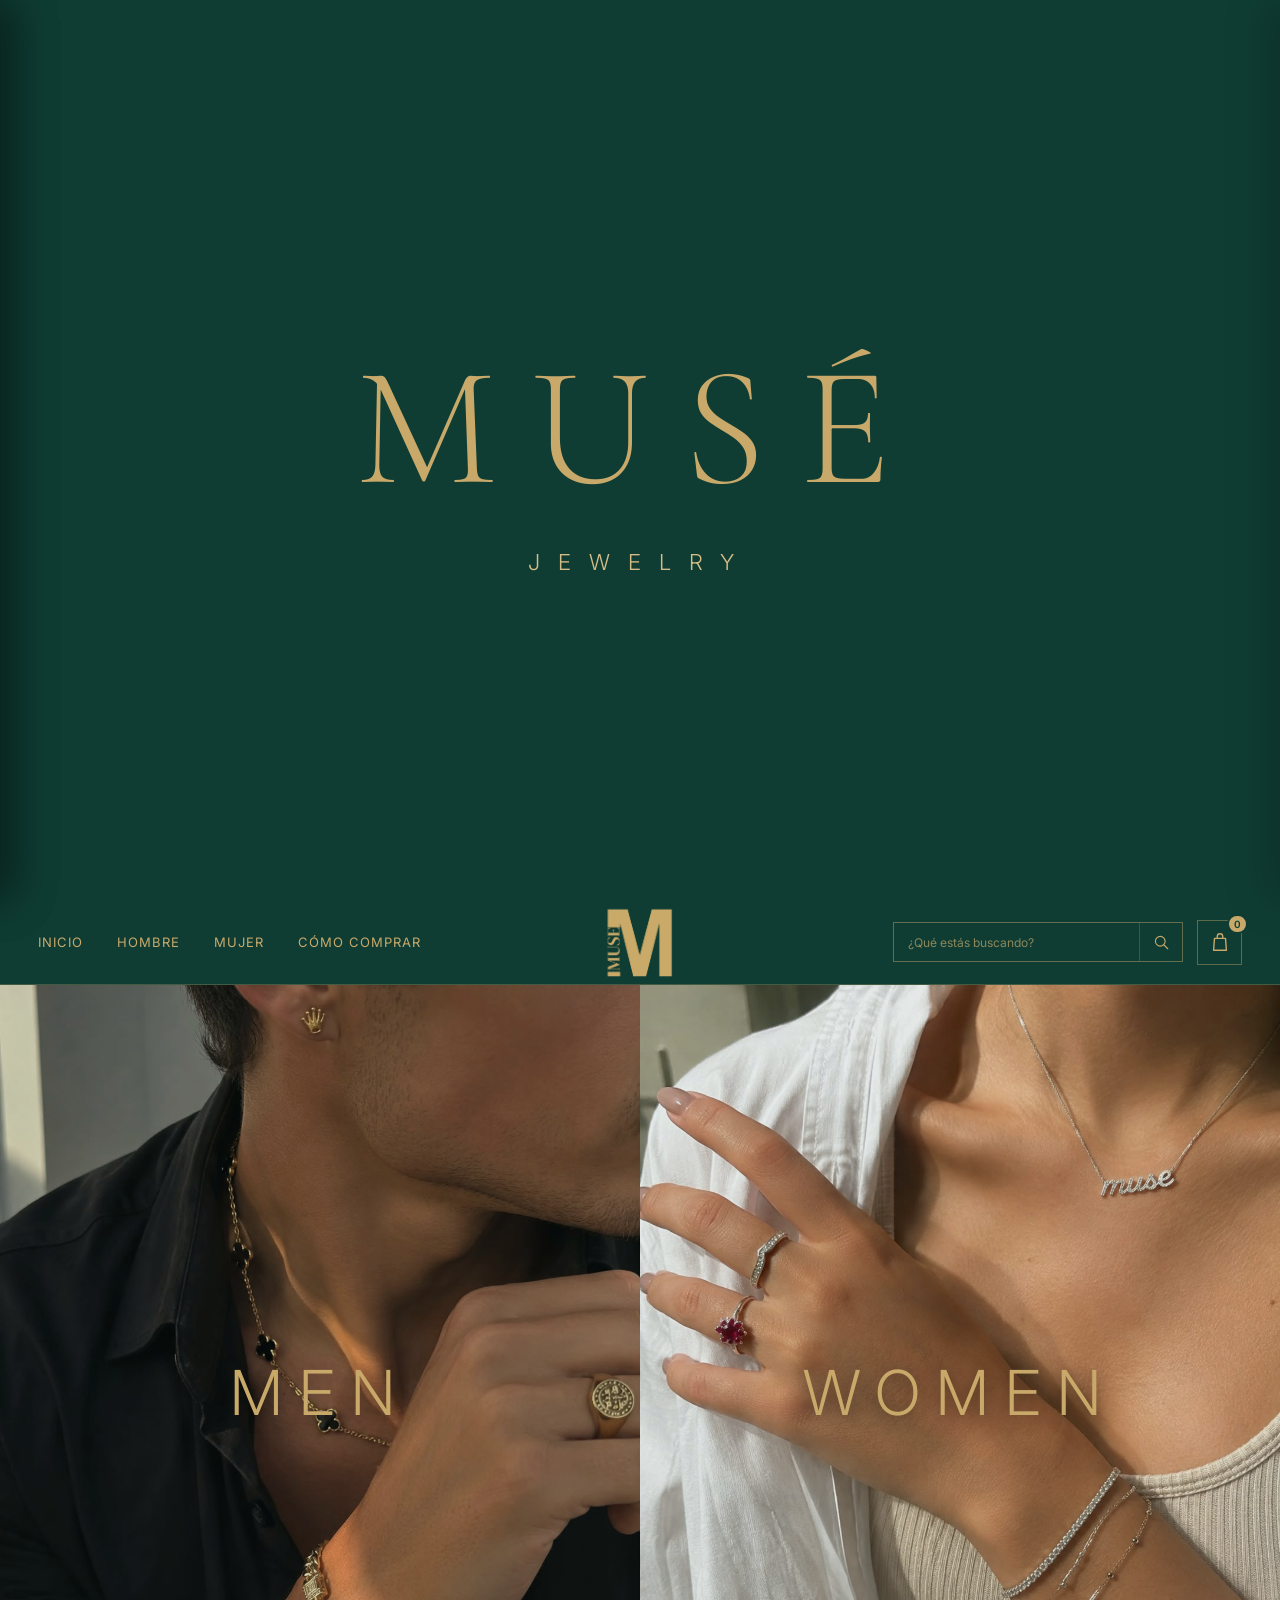
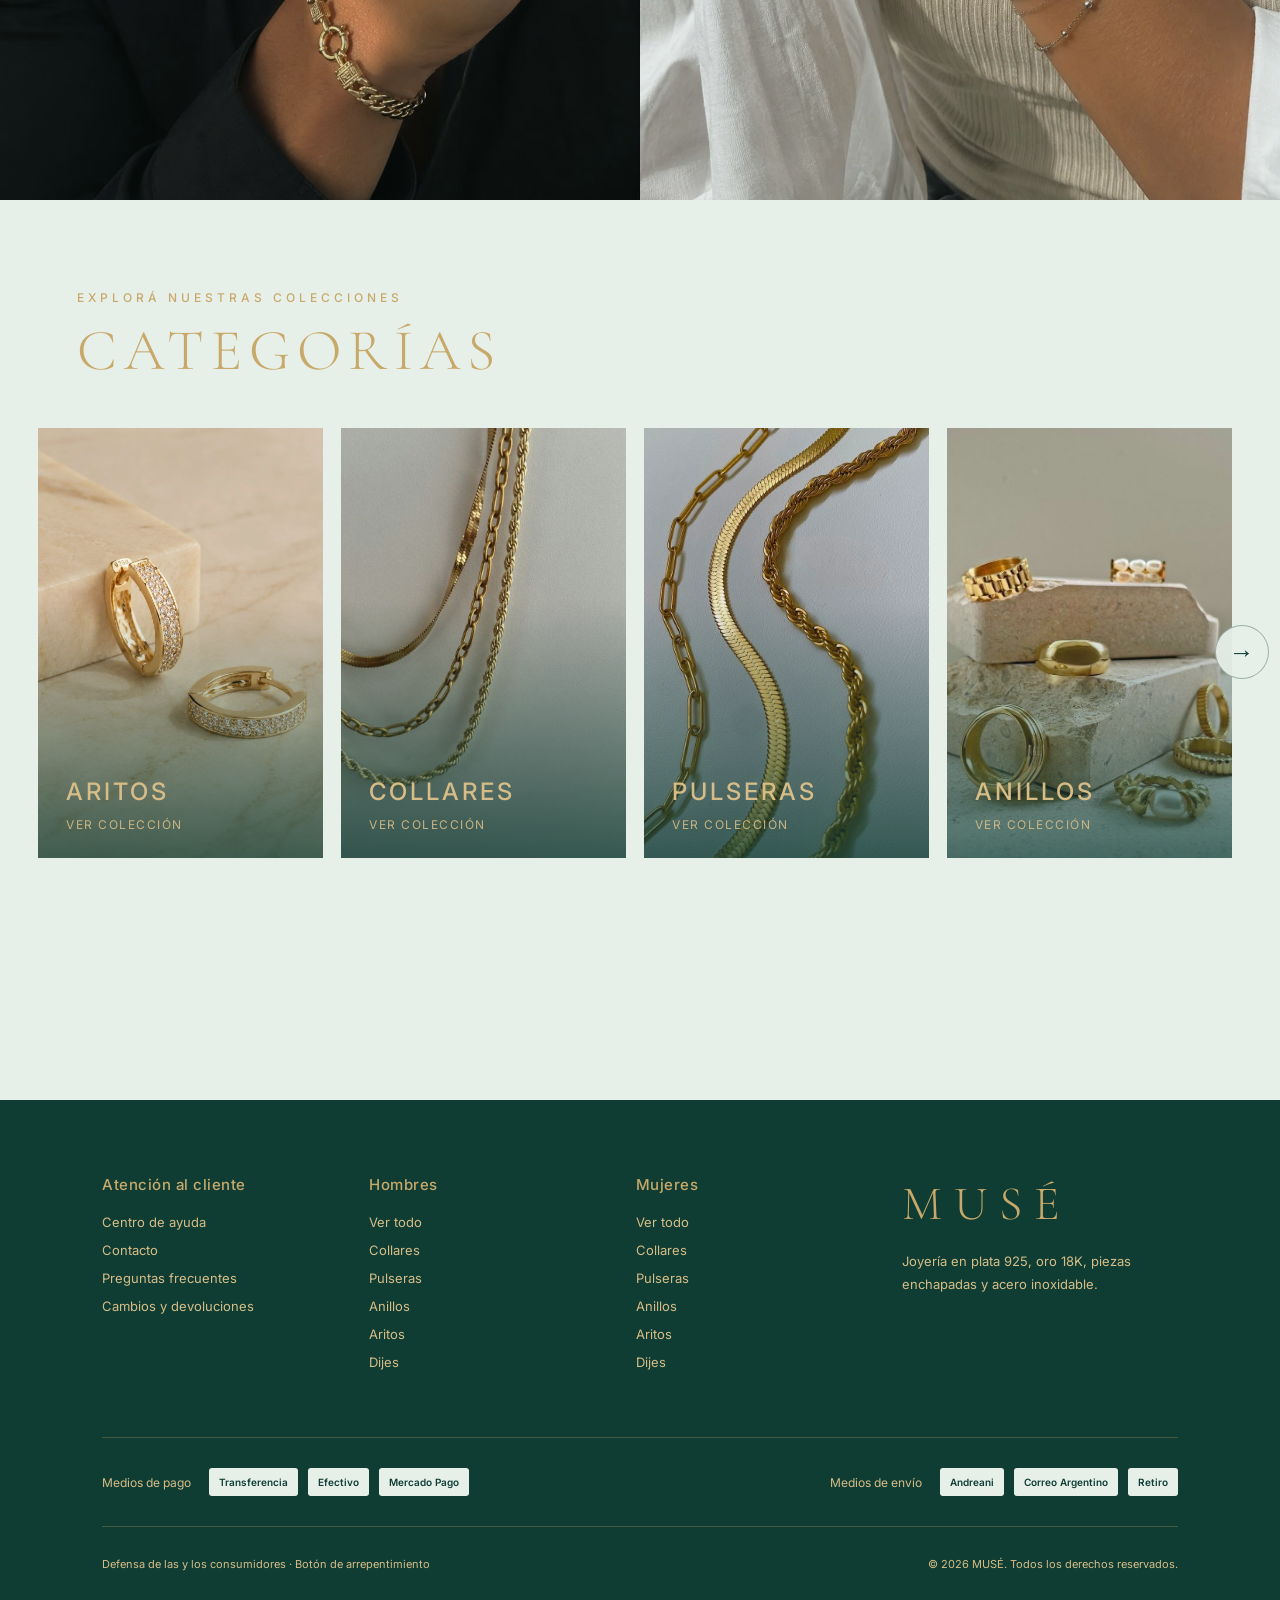
<file: index.html>
<!DOCTYPE html>
<html lang="es">

<head>
    <meta charset="UTF-8">

    <meta
        name="viewport"
        content="width=device-width, initial-scale=1.0">

    <title>MUSÉ</title>

    <link rel="preconnect" href="https://fonts.googleapis.com">

    <link
        rel="preconnect"
        href="https://fonts.gstatic.com"
        crossorigin>

    <link
        href="https://fonts.googleapis.com/css2?family=Inter:wght@300;400;500&family=Cormorant+Garamond:wght@300;400;500&display=swap"
        rel="stylesheet">

    <link rel="stylesheet" href="style.css">
</head>

<body>

    <!-- ===========================
         PRESENTACIÓN
    ============================ -->

    <section
        id="inicio"
        class="hero">

        <h1>MUSÉ</h1>

        <p>JEWELRY</p>

    </section>


    <!-- ===========================
         NAVBAR
    ============================ -->

   <div id="navbarCompartido"></div>

    


    <!-- ===========================
         SEGUNDA PANTALLA: MEN / WOMEN
    ============================ -->

    <section class="contenido">


        <!-- HOMBRE -->

        <a
            href="catalogo.html?genero=hombre"
            class="categoria hombre">

            <img
                src="imagenes web/luca joya.jpeg"
                alt="Colección para hombre">

            <div class="overlay">

                <h2>MEN</h2>

            </div>

        </a>


        <!-- MUJER -->

        <a
            href="catalogo.html?genero=mujer"
            class="categoria mujer">

            <img
                src="imagenes web/sofia joya.jpeg"
                alt="Colección para mujer">

            <div class="overlay">

                <h2>WOMEN</h2>

            </div>

        </a>

    </section>


    <!-- ===========================
         TERCERA PANTALLA: CATEGORÍAS
    ============================ -->

    <section class="catalogo">

        <div class="catalogo-encabezado">

            <p>
                EXPLORÁ NUESTRAS COLECCIONES
            </p>

            <h2>
                CATEGORÍAS
            </h2>

        </div>


        <div class="carrusel-contenedor">

            <button
                class="flecha flecha-izquierda"
                id="flechaIzquierda"
                type="button"
                aria-label="Mover hacia la izquierda">

                &#8592;

            </button>


            <div
                class="carrusel"
                id="carruselCatalogo">


                <!-- ARITOS -->

                <a
                    href="catalogo.html?categoria=aritos"
                    class="tarjeta-catalogo">

                    <img
                        src="imagenes web/aros-catalogo.jpeg"
                        alt="Colección de aritos">

                    <div class="tarjeta-texto">

                        <h3>ARITOS</h3>

                        <span>
                            Ver colección
                        </span>

                    </div>

                </a>


                <!-- COLLARES -->

                <a
                    href="catalogo.html?categoria=collares"
                    class="tarjeta-catalogo">

                    <img
                        src="imagenes web/collares-catalogo.jpeg"
                        alt="Colección de collares">

                    <div class="tarjeta-texto">

                        <h3>COLLARES</h3>

                        <span>
                            Ver colección
                        </span>

                    </div>

                </a>


                <!-- PULSERAS -->

                <a
                    href="catalogo.html?categoria=pulseras"
                    class="tarjeta-catalogo">

                    <img
                        src="imagenes web/pulseras-catalogo.jpeg"
                        alt="Colección de pulseras">

                    <div class="tarjeta-texto">

                        <h3>PULSERAS</h3>

                        <span>
                            Ver colección
                        </span>

                    </div>

                </a>


                <!-- ANILLOS -->

                <a
                    href="catalogo.html?categoria=anillos"
                    class="tarjeta-catalogo">

                    <img
                        src="imagenes web/anillos-catalogo.jpeg"
                        alt="Colección de anillos">

                    <div class="tarjeta-texto">

                        <h3>ANILLOS</h3>

                        <span>
                            Ver colección
                        </span>

                    </div>

                </a>


                <!-- DIJES -->

                <a
                    href="catalogo.html?categoria=dijes"
                    class="tarjeta-catalogo">

                    <img
                        src="imagenes web/dijes-catalogo.jpeg"
                        alt="Colección de dijes">

                    <div class="tarjeta-texto">

                        <h3>DIJES</h3>

                        <span>
                            Ver colección
                        </span>

                    </div>

                </a>

            </div>


            <button
                class="flecha flecha-derecha"
                id="flechaDerecha"
                type="button"
                aria-label="Mover hacia la derecha">

                &#8594;

            </button>

        </div>

    </section>


    <!-- ===========================
         FOOTER
    ============================ -->

    <div id="footerCompartido"></div>


    <!-- ===========================
         FONDO DEL CARRITO
    ============================ -->

    <div
        class="fondo-carrito"
        id="fondoCarrito">
    </div>


    <!-- ===========================
         CARRITO LATERAL
    ============================ -->

    <aside
        class="carrito-lateral"
        id="carritoLateral"
        aria-hidden="true">

        <div class="carrito-encabezado">

            <div>

                <p class="carrito-etiqueta">
                    TU SELECCIÓN
                </p>

                <h2>
                    Carrito de compras
                </h2>

            </div>


            <button
                class="cerrar-carrito"
                id="cerrarCarrito"
                type="button"
                aria-label="Cerrar carrito">

                <svg
                    viewBox="0 0 24 24"
                    aria-hidden="true">

                    <line
                        x1="5"
                        y1="5"
                        x2="19"
                        y2="19">
                    </line>

                    <line
                        x1="19"
                        y1="5"
                        x2="5"
                        y2="19">
                    </line>

                </svg>

            </button>

        </div>


        <div
            class="carrito-productos"
            id="carritoProductos">
        </div>


        <div
            class="carrito-vacio"
            id="carritoVacio">

            <div class="icono-carrito-vacio">

                <svg
                    viewBox="0 0 24 24"
                    aria-hidden="true">

                    <path d="M6 8h12l1 13H5L6 8z"></path>

                    <path d="M9 8V6a3 3 0 0 1 6 0v2"></path>

                </svg>

            </div>


            <h3>
                Tu carrito está vacío
            </h3>

            <p>
                Todavía no agregaste ningún producto.
            </p>


            <button
                class="boton-seguir-comprando"
                id="seguirComprando"
                type="button">

                Seguir comprando

            </button>

        </div>


        <div
            class="carrito-resumen"
            id="carritoResumen">

            <div class="fila-total">

                <span>
                    Total
                </span>

                <strong id="precioTotalCarrito">
                    $0
                </strong>

            </div>


            <p class="texto-envio-carrito">

                El costo de envío se calculará
                al iniciar la compra.

            </p>


            <button
                class="boton-iniciar-compra"
                id="iniciarCompra"
                type="button">

                Iniciar compra

            </button>

        </div>

    </aside>


    <!-- ===========================
         JAVASCRIPT
    ============================ -->

   <script src="componentes.js"></script>

</body>

</html>
</file>
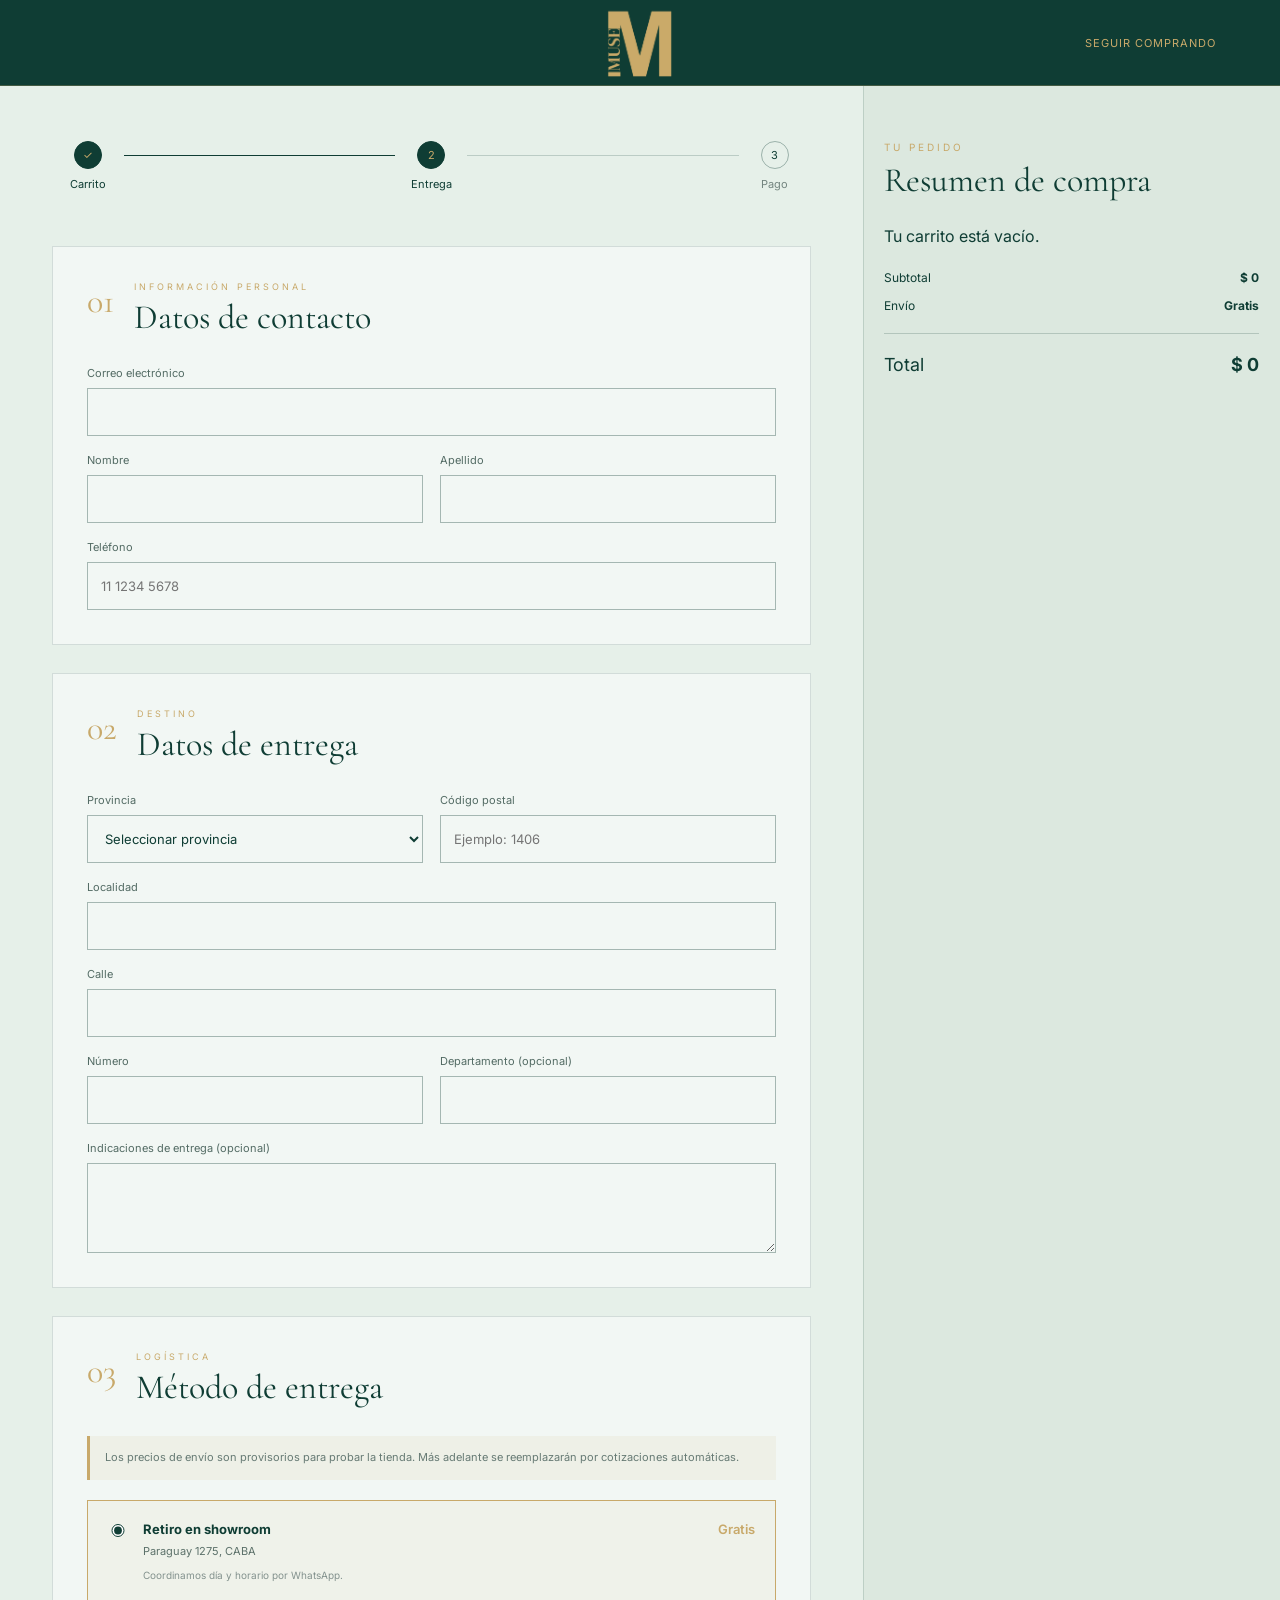
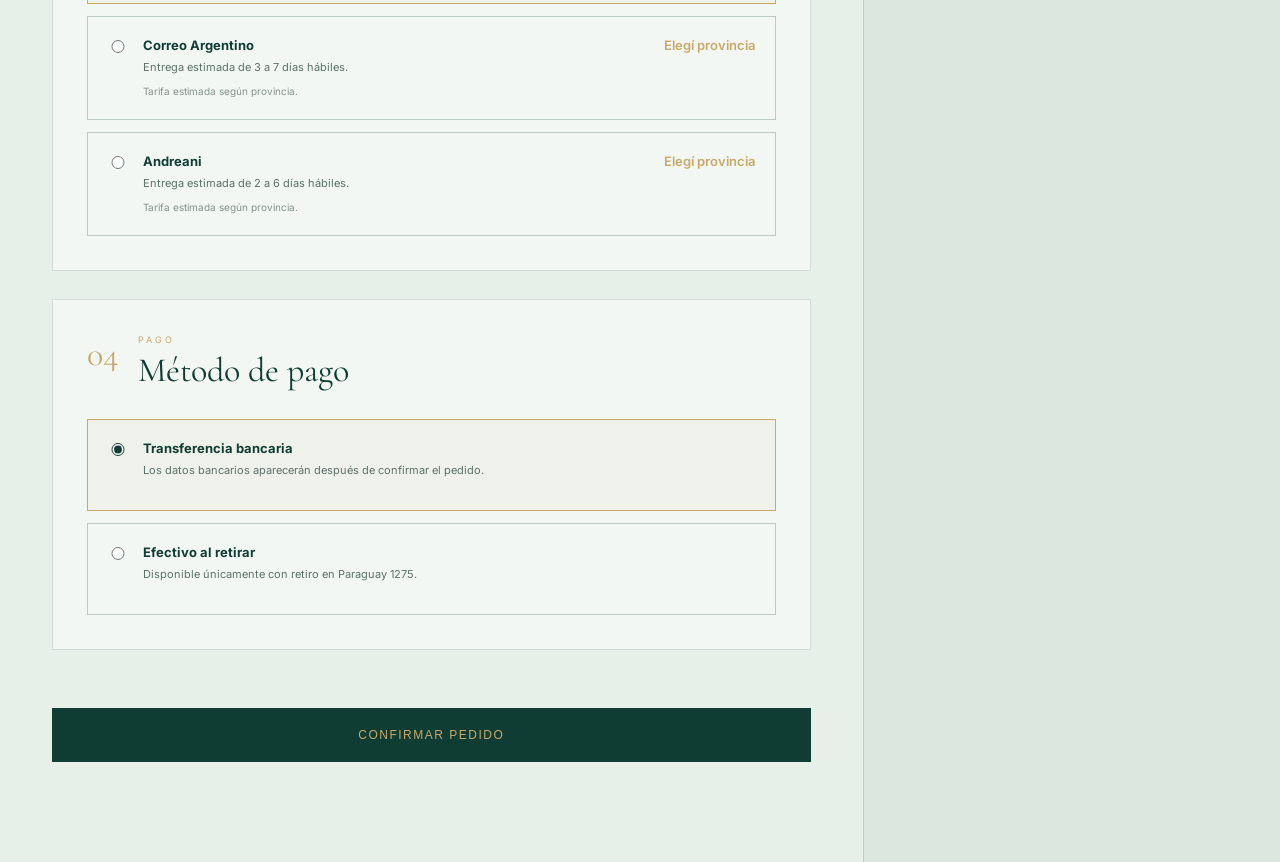
<file: checkout.html>
<!DOCTYPE html>
<html lang="es">

<head>
    <meta charset="UTF-8">
    <meta name="viewport" content="width=device-width, initial-scale=1.0">

    <title>Finalizar compra | MUSÉ</title>

    <link rel="preconnect" href="https://fonts.googleapis.com">
    <link rel="preconnect" href="https://fonts.gstatic.com" crossorigin>

    <link
        href="https://fonts.googleapis.com/css2?family=Inter:wght@300;400;500;600&family=Cormorant+Garamond:wght@300;400;500&display=swap"
        rel="stylesheet">

    <link rel="stylesheet" href="style.css">
    <link rel="stylesheet" href="checkout.css">
</head>

<body>

    <header class="checkout-header">
        <a href="index.html#inicio" class="checkout-logo" aria-label="Volver a MUSÉ">
            <img src="imagenes web/logo-muse.PNG" alt="Logo de MUSÉ">
        </a>

        <a href="index.html#inicio" class="volver-tienda">
            Seguir comprando
        </a>
    </header>

    <main class="checkout-layout">

        <section class="checkout-columna-principal">

            <div class="checkout-pasos">
                <div class="paso-checkout completado">
                    <span>✓</span>
                    <p>Carrito</p>
                </div>

                <div class="linea-checkout activa"></div>

                <div class="paso-checkout activo">
                    <span>2</span>
                    <p>Entrega</p>
                </div>

                <div class="linea-checkout"></div>

                <div class="paso-checkout">
                    <span>3</span>
                    <p>Pago</p>
                </div>
            </div>

            <form id="formularioCheckout" class="formulario-checkout" novalidate>

                <section class="bloque-checkout">
                    <div class="encabezado-bloque">
                        <span>01</span>

                        <div>
                            <p>INFORMACIÓN PERSONAL</p>
                            <h1>Datos de contacto</h1>
                        </div>
                    </div>

                    <div class="grilla-campos">
                        <label class="campo campo-ancho">
                            <span>Correo electrónico</span>
                            <input type="email" id="email" autocomplete="email" required>
                        </label>

                        <label class="campo">
                            <span>Nombre</span>
                            <input type="text" id="nombre" autocomplete="given-name" required>
                        </label>

                        <label class="campo">
                            <span>Apellido</span>
                            <input type="text" id="apellido" autocomplete="family-name" required>
                        </label>

                        <label class="campo campo-ancho">
                            <span>Teléfono</span>
                            <input type="tel" id="telefono" autocomplete="tel" placeholder="11 1234 5678" required>
                        </label>
                    </div>
                </section>

                <section class="bloque-checkout">
                    <div class="encabezado-bloque">
                        <span>02</span>

                        <div>
                            <p>DESTINO</p>
                            <h2>Datos de entrega</h2>
                        </div>
                    </div>

                    <div class="grilla-campos">
                        <label class="campo">
                            <span>Provincia</span>

                            <select id="provincia" required>
                                <option value="">Seleccionar provincia</option>
                                <option value="caba">Ciudad Autónoma de Buenos Aires</option>
                                <option value="buenos-aires">Buenos Aires</option>
                                <option value="cordoba">Córdoba</option>
                                <option value="santa-fe">Santa Fe</option>
                                <option value="entre-rios">Entre Ríos</option>
                                <option value="mendoza">Mendoza</option>
                                <option value="san-juan">San Juan</option>
                                <option value="san-luis">San Luis</option>
                                <option value="tucuman">Tucumán</option>
                                <option value="salta">Salta</option>
                                <option value="jujuy">Jujuy</option>
                                <option value="catamarca">Catamarca</option>
                                <option value="la-rioja">La Rioja</option>
                                <option value="santiago-del-estero">Santiago del Estero</option>
                                <option value="chaco">Chaco</option>
                                <option value="corrientes">Corrientes</option>
                                <option value="formosa">Formosa</option>
                                <option value="misiones">Misiones</option>
                                <option value="la-pampa">La Pampa</option>
                                <option value="neuquen">Neuquén</option>
                                <option value="rio-negro">Río Negro</option>
                                <option value="chubut">Chubut</option>
                                <option value="santa-cruz">Santa Cruz</option>
                                <option value="tierra-del-fuego">Tierra del Fuego</option>
                            </select>
                        </label>

                        <label class="campo">
                            <span>Código postal</span>
                            <input type="text" id="codigoPostal" maxlength="8" placeholder="Ejemplo: 1406" required>
                        </label>

                        <label class="campo campo-ancho">
                            <span>Localidad</span>
                            <input type="text" id="localidad" required>
                        </label>

                        <label class="campo campo-ancho">
                            <span>Calle</span>
                            <input type="text" id="calle" required>
                        </label>

                        <label class="campo">
                            <span>Número</span>
                            <input type="text" id="numero" required>
                        </label>

                        <label class="campo">
                            <span>Departamento (opcional)</span>
                            <input type="text" id="departamento">
                        </label>

                        <label class="campo campo-ancho">
                            <span>Indicaciones de entrega (opcional)</span>
                            <textarea id="indicaciones" rows="3"></textarea>
                        </label>
                    </div>
                </section>

                <section class="bloque-checkout">
                    <div class="encabezado-bloque">
                        <span>03</span>

                        <div>
                            <p>LOGÍSTICA</p>
                            <h2>Método de entrega</h2>
                        </div>
                    </div>

                    <p class="aviso-provisorio">
                        Los precios de envío son provisorios para probar la tienda.
                        Más adelante se reemplazarán por cotizaciones automáticas.
                    </p>

                    <div class="opciones-seleccion">

                        <label class="tarjeta-opcion seleccionada">
                            <input type="radio" name="envio" value="retiro" data-precio="0" checked>

                            <div>
                                <strong>Retiro en showroom</strong>
                                <p>Paraguay 1275, CABA</p>
                                <small>Coordinamos día y horario por WhatsApp.</small>
                            </div>

                            <span>Gratis</span>
                        </label>

                        <label class="tarjeta-opcion">
                            <input type="radio" name="envio" value="correo" data-precio="0">

                            <div>
                                <strong>Correo Argentino</strong>
                                <p>Entrega estimada de 3 a 7 días hábiles.</p>
                                <small>Tarifa estimada según provincia.</small>
                            </div>

                            <span id="precioCorreo">Elegí provincia</span>
                        </label>

                        <label class="tarjeta-opcion">
                            <input type="radio" name="envio" value="andreani" data-precio="0">

                            <div>
                                <strong>Andreani</strong>
                                <p>Entrega estimada de 2 a 6 días hábiles.</p>
                                <small>Tarifa estimada según provincia.</small>
                            </div>

                            <span id="precioAndreani">Elegí provincia</span>
                        </label>
                    </div>
                </section>

                <section class="bloque-checkout">
                    <div class="encabezado-bloque">
                        <span>04</span>

                        <div>
                            <p>PAGO</p>
                            <h2>Método de pago</h2>
                        </div>
                    </div>

                    <div class="opciones-seleccion">

                        <label class="tarjeta-opcion seleccionada">
                            <input type="radio" name="pago" value="transferencia" checked>

                            <div>
                                <strong>Transferencia bancaria</strong>
                                <p>Los datos bancarios aparecerán después de confirmar el pedido.</p>
                            </div>
                        </label>

                        <label class="tarjeta-opcion">
                            <input type="radio" name="pago" value="efectivo">

                            <div>
                                <strong>Efectivo al retirar</strong>
                                <p>Disponible únicamente con retiro en Paraguay 1275.</p>
                            </div>
                        </label>
                    </div>
                </section>

                <p id="mensajeError" class="mensaje-error"></p>

                <button type="submit" class="boton-confirmar">
                    Confirmar pedido
                </button>
            </form>

            <section id="confirmacionPedido" class="confirmacion-pedido">

                <p class="confirmacion-etiqueta">PEDIDO REGISTRADO</p>
                <h2>Gracias por tu compra</h2>

                <p id="numeroPedido" class="numero-pedido"></p>

                <div id="datosTransferencia" class="datos-transferencia">

                    <div class="mercado-pago-marca" aria-label="Mercado Pago">
                        <span class="mp-icono">MP</span>

                        <div>
                            <strong>Mercado Pago</strong>
                            <small>Datos para transferencia</small>
                        </div>
                    </div>

                    <dl>
                        <div>
                            <dt>Titular</dt>
                            <dd>Sofia Rivera Muscato</dd>
                        </div>

                        <div>
                            <dt>Alias</dt>
                            <dd>muse.argentina</dd>
                        </div>

                        <div>
                            <dt>CVU</dt>
                            <dd>0000003100043302064297</dd>
                        </div>

                        <div>
                            <dt>DNI</dt>
                            <dd>45.415.900</dd>
                        </div>
                    </dl>

                    <p class="instruccion-comprobante">
                        Realizá la transferencia por el total del pedido y enviá el
                        comprobante por WhatsApp al
                        <strong>+54 9 11 3349-1144</strong>.
                        El comprobante debe adjuntarse manualmente en WhatsApp.
                    </p>

                    <a
                        id="enlaceWhatsApp"
                        class="boton-whatsapp"
                        href="#"
                        target="_blank"
                        rel="noopener noreferrer">

                        Abrir WhatsApp
                    </a>
                </div>

                <div id="confirmacionEfectivo" class="confirmacion-efectivo">
                    <h3>Pago en efectivo</h3>

                    <p>
                        Abonás al retirar tu compra en Paraguay 1275.
                        Nos pondremos en contacto para coordinar día y horario.
                    </p>
                </div>

                <a href="index.html#inicio" class="volver-despues-pedido">
                    Volver a la tienda
                </a>
            </section>
        </section>

        <aside class="resumen-checkout">
            <div class="resumen-interior">

                <p class="resumen-etiqueta">TU PEDIDO</p>
                <h2>Resumen de compra</h2>

                <div id="productosResumen" class="productos-resumen"></div>

                <div class="resumen-totales">
                    <div>
                        <span>Subtotal</span>
                        <strong id="subtotalCheckout">$0</strong>
                    </div>

                    <div>
                        <span>Envío</span>
                        <strong id="envioCheckout">Gratis</strong>
                    </div>

                    <div class="total-final">
                        <span>Total</span>
                        <strong id="totalCheckout">$0</strong>
                    </div>
                </div>
            </div>
        </aside>
    </main>

    <script src="checkout.js"></script>
</body>

</html>
</file>
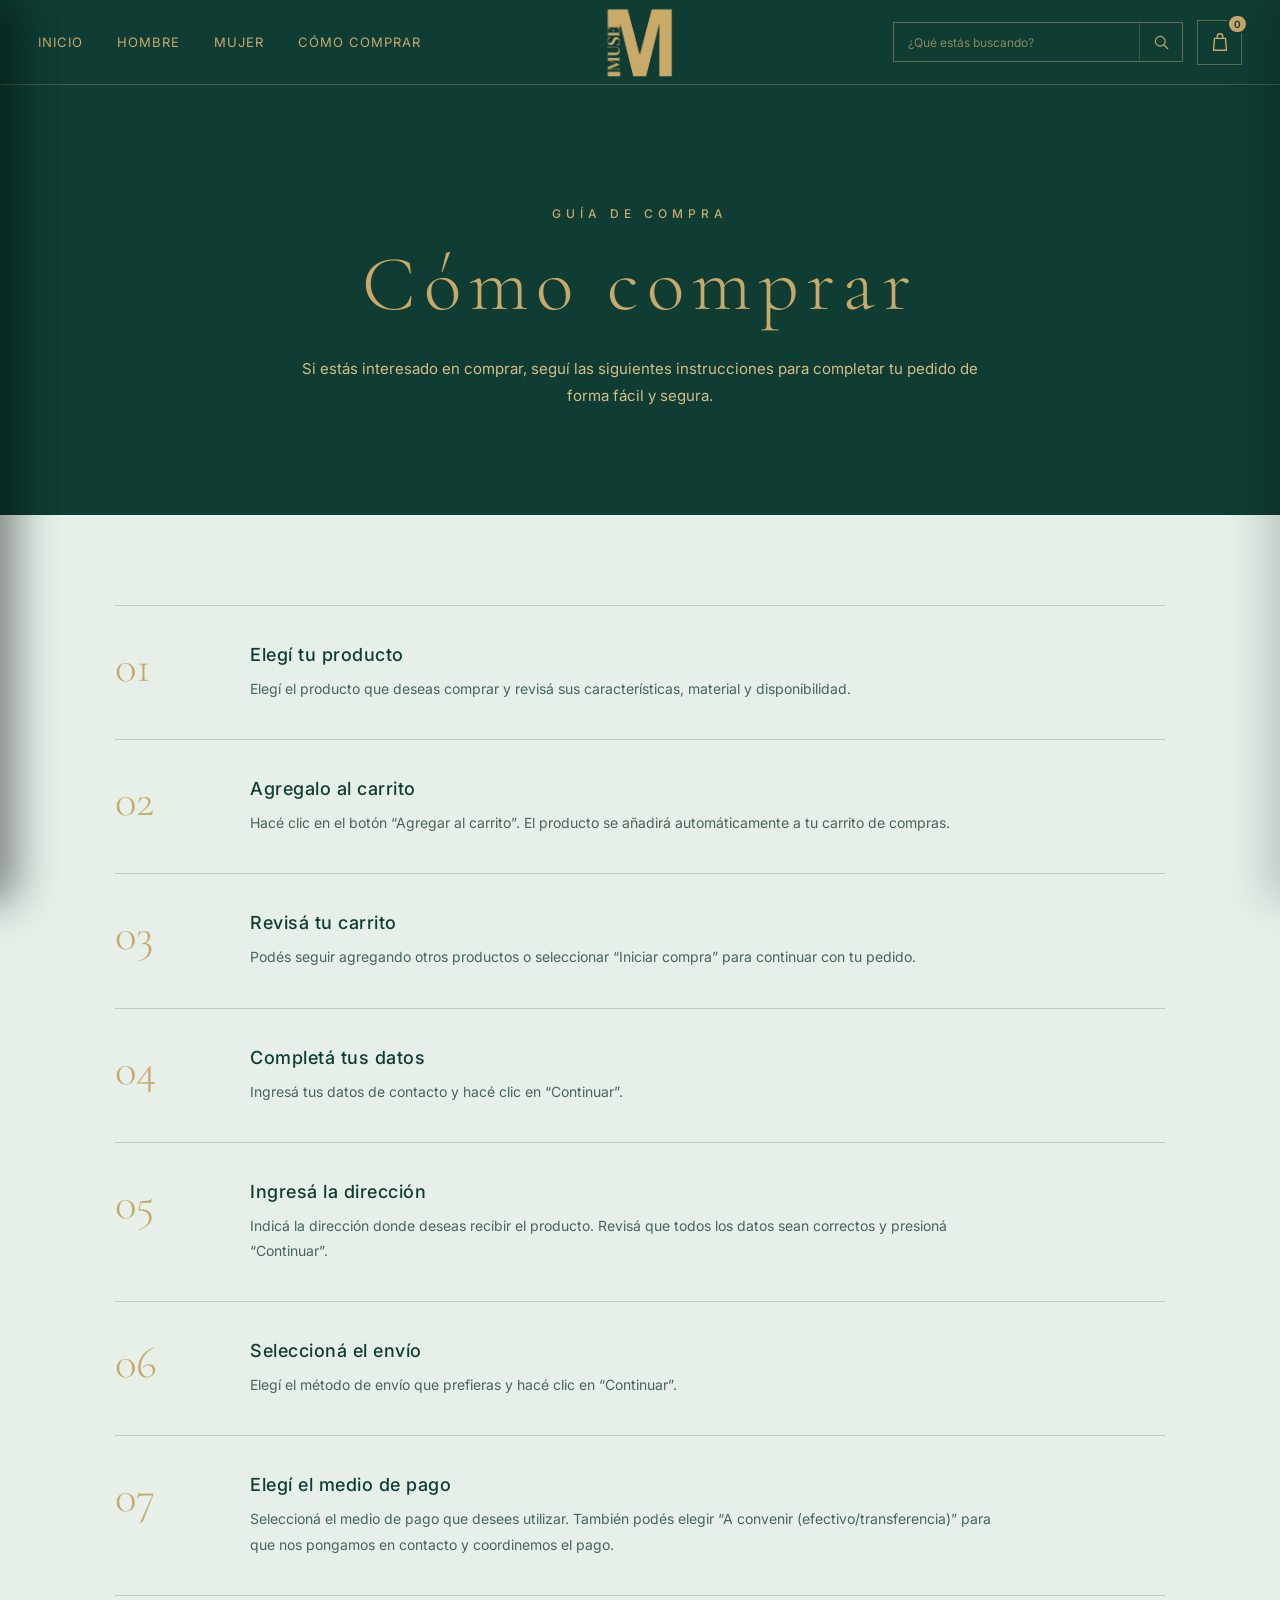
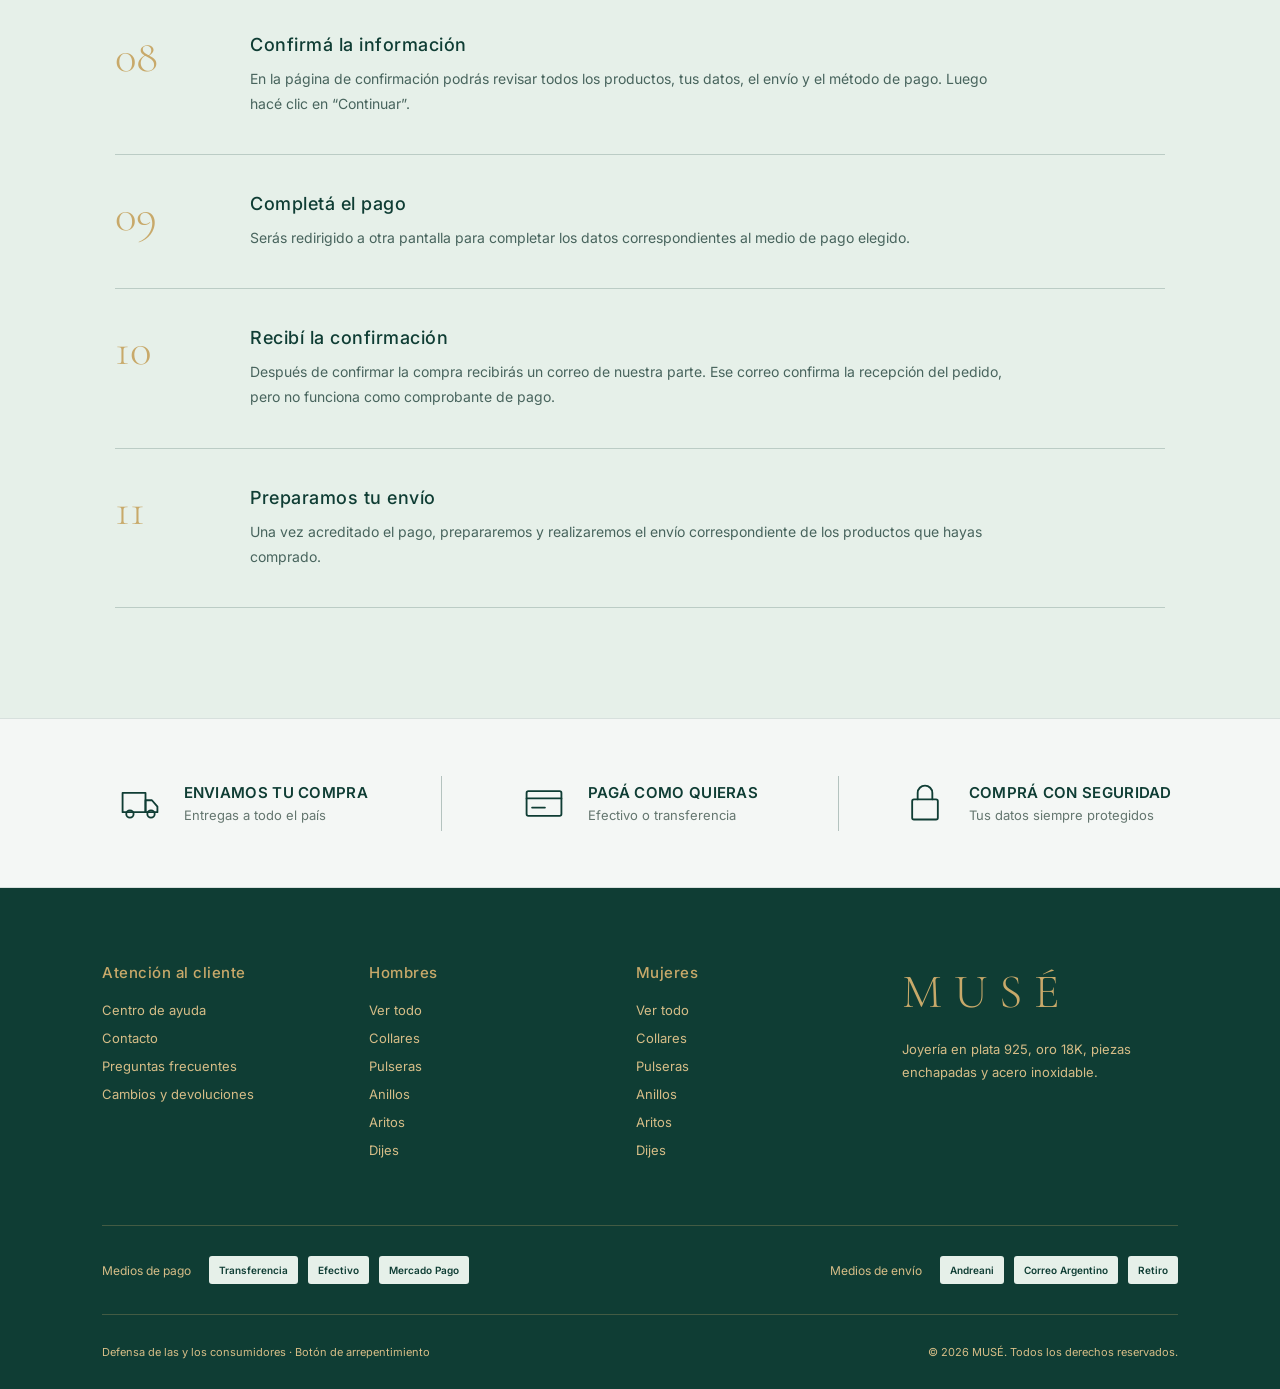
<file: como-comprar.html>
<!DOCTYPE html>
<!DOCTYPE html>

<html lang="es">
<head>
<meta charset="utf-8"/>
<meta content="width=device-width, initial-scale=1.0" name="viewport"/>
<title>Cómo comprar | MUSÉ</title>
<link href="https://fonts.googleapis.com" rel="preconnect"/>
<link crossorigin="" href="https://fonts.gstatic.com" rel="preconnect"/>
<link href="https://fonts.googleapis.com/css2?family=Inter:wght@300;400;500;600&amp;family=Cormorant+Garamond:wght@300;400;500&amp;display=swap" rel="stylesheet"/>
<link href="style.css" rel="stylesheet"/>
</head>
<body>
<!-- ===========================
         BARRA SUPERIOR
    ============================ -->
<div id="navbarCompartido"></div>
<!-- ===========================
         ENCABEZADO DE LA PÁGINA
    ============================ -->
<section class="encabezado-como-comprar">
<p class="subtitulo-pagina">
            GUÍA DE COMPRA
        </p>
<h1>
            Cómo comprar
        </h1>
<p class="introduccion-compra">

            Si estás interesado en comprar, seguí las siguientes
            instrucciones para completar tu pedido de forma fácil y segura.

        </p>
</section>
<!-- ===========================
         PASOS DE COMPRA
    ============================ -->
<main class="seccion-pasos">
<div class="lista-pasos">
<article class="paso-compra">
<span class="numero-paso">
                    01
                </span>
<div class="contenido-paso">
<h2>
                        Elegí tu producto
                    </h2>
<p>
                        Elegí el producto que deseas comprar y revisá sus
                        características, material y disponibilidad.
                    </p>
</div>
</article>
<article class="paso-compra">
<span class="numero-paso">
                    02
                </span>
<div class="contenido-paso">
<h2>
                        Agregalo al carrito
                    </h2>
<p>
                        Hacé clic en el botón “Agregar al carrito”. El producto
                        se añadirá automáticamente a tu carrito de compras.
                    </p>
</div>
</article>
<article class="paso-compra">
<span class="numero-paso">
                    03
                </span>
<div class="contenido-paso">
<h2>
                        Revisá tu carrito
                    </h2>
<p>
                        Podés seguir agregando otros productos o seleccionar
                        “Iniciar compra” para continuar con tu pedido.
                    </p>
</div>
</article>
<article class="paso-compra">
<span class="numero-paso">
                    04
                </span>
<div class="contenido-paso">
<h2>
                        Completá tus datos
                    </h2>
<p>
                        Ingresá tus datos de contacto y hacé clic en
                        “Continuar”.
                    </p>
</div>
</article>
<article class="paso-compra">
<span class="numero-paso">
                    05
                </span>
<div class="contenido-paso">
<h2>
                        Ingresá la dirección
                    </h2>
<p>
                        Indicá la dirección donde deseas recibir el producto.
                        Revisá que todos los datos sean correctos y presioná
                        “Continuar”.
                    </p>
</div>
</article>
<article class="paso-compra">
<span class="numero-paso">
                    06
                </span>
<div class="contenido-paso">
<h2>
                        Seleccioná el envío
                    </h2>
<p>
                        Elegí el método de envío que prefieras y hacé clic en
                        “Continuar”.
                    </p>
</div>
</article>
<article class="paso-compra">
<span class="numero-paso">
                    07
                </span>
<div class="contenido-paso">
<h2>
                        Elegí el medio de pago
                    </h2>
<p>
                        Seleccioná el medio de pago que desees utilizar.
                        También podés elegir “A convenir
                        (efectivo/transferencia)” para que nos pongamos en
                        contacto y coordinemos el pago.
                    </p>
</div>
</article>
<article class="paso-compra">
<span class="numero-paso">
                    08
                </span>
<div class="contenido-paso">
<h2>
                        Confirmá la información
                    </h2>
<p>
                        En la página de confirmación podrás revisar todos los
                        productos, tus datos, el envío y el método de pago.
                        Luego hacé clic en “Continuar”.
                    </p>
</div>
</article>
<article class="paso-compra">
<span class="numero-paso">
                    09
                </span>
<div class="contenido-paso">
<h2>
                        Completá el pago
                    </h2>
<p>
                        Serás redirigido a otra pantalla para completar los
                        datos correspondientes al medio de pago elegido.
                    </p>
</div>
</article>
<article class="paso-compra">
<span class="numero-paso">
                    10
                </span>
<div class="contenido-paso">
<h2>
                        Recibí la confirmación
                    </h2>
<p>
                        Después de confirmar la compra recibirás un correo de
                        nuestra parte. Ese correo confirma la recepción del
                        pedido, pero no funciona como comprobante de pago.
                    </p>
</div>
</article>
<article class="paso-compra">
<span class="numero-paso">
                    11
                </span>
<div class="contenido-paso">
<h2>
                        Preparamos tu envío
                    </h2>
<p>
                        Una vez acreditado el pago, prepararemos y realizaremos
                        el envío correspondiente de los productos que hayas
                        comprado.
                    </p>
</div>
</article>
</div>
</main>
<!-- ===========================
         BENEFICIOS
    ============================ -->
<section class="beneficios-compra">
<article class="beneficio">
<div class="icono-beneficio">
<svg viewbox="0 0 48 48">
<path d="M5 13h25v21H5z"></path>
<path d="M30 21h7l6 7v6H30z"></path>
<circle cx="13" cy="36" r="4"></circle>
<circle cx="36" cy="36" r="4"></circle>
</svg>
</div>
<div>
<h3>
                    Enviamos tu compra
                </h3>
<p>
                    Entregas a todo el país
                </p>
</div>
</article>
<span class="separador-beneficio"></span>
<article class="beneficio">
<div class="icono-beneficio">
<svg viewbox="0 0 48 48">
<rect height="27" rx="2" width="38" x="5" y="11">
</rect>
<line x1="5" x2="43" y1="19" y2="19">
</line>
<line x1="11" x2="25" y1="29" y2="29">
</line>
</svg>
</div>
<div>
<h3>
                    Pagá como quieras
                </h3>
<p>Efectivo o transferencia</p>
</div>
</article>
<span class="separador-beneficio"></span>
<article class="beneficio">
<div class="icono-beneficio">
<svg viewbox="0 0 48 48">
<rect height="22" rx="2" width="28" x="10" y="20">
</rect>
<path d="M16 20v-7a8 8 0 0 1 16 0v7"></path>
</svg>
</div>
<div>
<h3>
                    Comprá con seguridad
                </h3>
<p>
                    Tus datos siempre protegidos
                </p>
</div>
</article>
</section>
<!-- ===========================
         PIE DE PÁGINA
    ============================ -->
<div id="footerCompartido"></div>
<!-- ===========================
     CARRITO LATERAL
=========================== -->
<div class="fondo-carrito" id="fondoCarrito">
</div>
<aside aria-hidden="true" class="carrito-lateral" id="carritoLateral">
<div class="carrito-encabezado">
<div>
<p class="carrito-etiqueta">
                TU SELECCIÓN
            </p>
<h2>
                Carrito de compras
            </h2>
</div>
<button aria-label="Cerrar carrito" class="cerrar-carrito" id="cerrarCarrito" type="button">
<svg aria-hidden="true" viewbox="0 0 24 24">
<line x1="5" x2="19" y1="5" y2="19">
</line>
<line x1="19" x2="5" y1="5" y2="19">
</line>
</svg>
</button>
</div>
<!-- ACÁ SE MOSTRARÁN LOS PRODUCTOS -->
<div class="carrito-productos" id="carritoProductos">
</div>
<!-- ESTADO VACÍO -->
<div class="carrito-vacio" id="carritoVacio">
<div class="icono-carrito-vacio">
<svg viewbox="0 0 24 24">
<path d="M6 8h12l1 13H5L6 8z"></path>
<path d="M9 8V6a3 3 0 0 1 6 0v2"></path>
</svg>
</div>
<h3>
            Tu carrito está vacío
        </h3>
<p>
            Todavía no agregaste ningún producto.
        </p>
<button class="boton-seguir-comprando" id="seguirComprando" type="button">

            Seguir comprando

        </button>
</div>
<!-- RESUMEN DEL CARRITO -->
<div class="carrito-resumen" id="carritoResumen">
<div class="fila-total">
<span>
                Total
            </span>
<strong id="precioTotalCarrito">
                $0
            </strong>
</div>
<p class="texto-envio-carrito">
            El costo de envío se calculará al iniciar la compra.
        </p>
<button class="boton-iniciar-compra" id="iniciarCompra" type="button">

            Iniciar compra

        </button>
</div>
</aside>
<script src="componentes.js"></script>
</body>
</html>
</file>
<file: style.css>
/* ===========================
   PALETA DE COLORES
=========================== */

:root {
    --verde-muse: #0f3d34;
    --verde-oscuro: #0b3029;
    --fondo-claro: #e6f0e9;
    --dorado-muse: #c8a96a;
    --dorado-suave: #d6bd87;
    --texto-oscuro: #17352f;
    --blanco: #ffffff;
}

/* ===========================
   CONFIGURACIÓN GENERAL
=========================== */

* {
    margin: 0;
    padding: 0;
    box-sizing: border-box;
}

html {
    scroll-behavior: smooth;
}

body {
    background: var(--verde-muse);
    color: var(--dorado-muse);

    font-family: 'Inter', Arial, Helvetica, sans-serif;
}

/* ===========================
   PRESENTACIÓN
=========================== */

.hero {
    height: 100vh;

    background: var(--verde-muse);

    display: flex;
    flex-direction: column;
    justify-content: center;
    align-items: center;
}

.hero h1 {
    font-family: 'Cormorant Garamond', serif;

    font-size: 170px;
    font-weight: 300;

    letter-spacing: 35px;

    color: var(--dorado-muse);

    animation: aparecer 2s ease;
}

.hero p {
    margin-top: 18px;

    font-family: 'Inter', sans-serif;

    color: var(--dorado-suave);

    font-size: 22px;
    font-weight: 300;

    letter-spacing: 18px;

    animation: aparecer 2.6s ease;
}

@keyframes aparecer {

    from {
        opacity: 0;
        transform: translateY(40px);
    }

    to {
        opacity: 1;
        transform: translateY(0);
    }

}

/* ===========================
   BARRA SUPERIOR
=========================== */

.navbar {
    position: sticky;
    top: 0;

    width: 100%;
    height: 85px;

    background: var(--verde-muse);

    display: flex;
    justify-content: space-between;
    align-items: center;

    padding: 0 38px;

    border-bottom: 1px solid rgba(200, 169, 106, 0.28);

    z-index: 999;
    overflow: visible;
}

/* ===========================
   MENÚ IZQUIERDO
=========================== */

.menu-izquierda {
    height: 100%;

    display: flex;
    align-items: center;

    gap: 34px;
}

.menu-izquierda > a,
.menu-item > a {
    position: relative;

    height: 100%;

    display: flex;
    align-items: center;

    color: var(--dorado-muse);
    text-decoration: none;

    font-family: 'Inter', sans-serif;
    font-size: 13px;
    font-weight: 400;

    letter-spacing: 1px;
    text-transform: uppercase;

    transition: color 0.3s ease;
}

.menu-izquierda a:visited {
    color: var(--dorado-muse);
}

/* Línea que aparece al pasar el cursor */

.menu-izquierda > a::after,
.menu-item > a::after {
    content: "";

    position: absolute;

    left: 0;
    bottom: 25px;

    width: 0;
    height: 1px;

    background: var(--dorado-muse);

    transition: width 0.3s ease;
}

.menu-izquierda > a:hover::after,
.menu-item:hover > a::after {
    width: 100%;
}

.menu-izquierda > a:hover,
.menu-item > a:hover {
    color: var(--dorado-suave);
}

.menu-item {
    position: relative;

    height: 100%;

    display: flex;
    align-items: center;
}

/* ===========================
   SUBMENÚ
=========================== */

.submenu {
    position: absolute;

    top: 100%;
    left: -18px;

    min-width: 195px;

    padding: 12px 0;

    background: var(--verde-oscuro);

    border: 1px solid rgba(200, 169, 106, 0.3);
    border-top: none;

    opacity: 0;
    visibility: hidden;

    transform: translateY(-8px);

    transition:
        opacity 0.25s ease,
        visibility 0.25s ease,
        transform 0.25s ease;

    z-index: 1000;
}

.submenu::before {
    content: "";

    position: absolute;

    left: 0;
    bottom: 100%;

    width: 100%;
    height: 12px;
}

.submenu a {
    display: block;

    width: 100%;

    padding: 12px 20px;

    color: var(--dorado-muse);
    text-decoration: none;

    font-family: 'Inter', sans-serif;
    font-size: 12px;
    font-weight: 400;

    letter-spacing: 1px;
    text-transform: uppercase;

    white-space: nowrap;

    transition:
        background 0.25s ease,
        color 0.25s ease,
        padding-left 0.25s ease;
}

.submenu a::after {
    display: none;
}

.submenu a:visited {
    color: var(--dorado-muse);
}

.submenu a:hover {
    color: var(--dorado-suave);
    background: rgba(200, 169, 106, 0.1);

    padding-left: 25px;
}

.menu-item:hover .submenu {
    opacity: 1;
    visibility: visible;

    transform: translateY(0);
}

/* ===========================
   LOGO DEL NAVBAR
=========================== */

.logo {
    position: absolute;

    left: 50%;
    top: 50%;

    width: 115px;
    height: 72px;

    display: flex;
    justify-content: center;
    align-items: center;

    transform: translate(-50%, -50%);

    text-decoration: none;
}

.logo img {
    display: block;

    width: 100%;
    height: 100%;

    object-fit: contain;

    border: none;
    outline: none;

    transition: transform 0.35s ease;
}

.logo:hover img {
    transform: scale(1.04);
}

/* ===========================
   BUSCADOR
=========================== */

.menu-derecha {
    display: flex;
    align-items: center;

    height: 40px;

    margin: 0;

    border: 1px solid rgba(200, 169, 106, 0.45);

    transition:
        border-color 0.3s ease,
        box-shadow 0.3s ease;
}

.menu-derecha:focus-within {
    border-color: var(--dorado-muse);

    box-shadow: 0 0 0 1px rgba(200, 169, 106, 0.18);
}

.menu-derecha input {
    width: 245px;
    height: 38px;

    padding: 0 14px;

    background: transparent;

    border: none;
    outline: none;

    color: var(--dorado-suave);

    font-family: 'Inter', sans-serif;
    font-size: 12px;
}

/* Quita la X automática del input search */

.menu-derecha input::-webkit-search-cancel-button {
    display: none;
}

.menu-derecha input::placeholder {
    color: rgba(200, 169, 106, 0.68);
}

.menu-derecha button {
    width: 43px;
    height: 38px;

    display: flex;
    justify-content: center;
    align-items: center;

    background: transparent;

    color: var(--dorado-muse);

    border: none;
    border-left: 1px solid rgba(200, 169, 106, 0.25);

    cursor: pointer;

    transition:
        background 0.3s ease,
        color 0.3s ease;
}

.menu-derecha button svg {
    width: 18px;
    height: 18px;

    fill: none;
    stroke: currentColor;
    stroke-width: 1.5;
    stroke-linecap: round;
}

.menu-derecha button:hover {
    background: rgba(200, 169, 106, 0.1);
    color: var(--dorado-suave);
}

/* ===========================
   SEGUNDA PANTALLA: MEN / WOMEN
=========================== */

.contenido {
    display: flex;

    width: 100%;
    height: calc(100vh - 85px);

    background: var(--verde-muse);
}

.categoria {
    position: relative;

    width: 50%;
    height: 100%;

    overflow: hidden;

    cursor: pointer;
}

.categoria img {
    display: block;

    width: 100%;
    height: 100%;

    object-fit: cover;

    transition:
        transform 0.7s ease,
        filter 0.7s ease;
}

.categoria.hombre img {
    object-position: center 35%;
}

.categoria.mujer img {
    object-position: center 35%;
}

.overlay {
    position: absolute;
    inset: 0;

    display: flex;
    justify-content: center;
    align-items: center;

    background: rgba(15, 61, 52, 0.1);

    transition: background 0.6s ease;
}

.overlay h2 {
    color: var(--dorado-muse);

    font-family: 'Inter', sans-serif;
    font-size: 62px;
    font-weight: 300;

    letter-spacing: 16px;

    text-shadow: 0 2px 18px rgba(0, 0, 0, 0.45);

    transition:
        transform 0.6s ease,
        letter-spacing 0.6s ease;
}

.categoria:hover img {
    transform: scale(1.04);

    filter:
        grayscale(45%)
        brightness(0.67);
}

.categoria:hover .overlay {
    background: rgba(15, 61, 52, 0.38);
}

.categoria:hover .overlay h2 {
    transform: scale(1.04);

    letter-spacing: 20px;
}

/* ===========================
   TERCERA PANTALLA: CATÁLOGO
=========================== */

.catalogo {
    min-height: 100vh;

    background: var(--fondo-claro);
    color: var(--texto-oscuro);

    padding: 90px 0 100px;

    overflow: hidden;
}

.catalogo-encabezado {
    width: min(1400px, 88%);

    margin: 0 auto 42px;
}

.catalogo-encabezado p {
    margin-bottom: 10px;

    font-family: 'Inter', sans-serif;
    font-size: 12px;
    font-weight: 500;

    letter-spacing: 4px;

    color: var(--dorado-muse);
}

.catalogo-encabezado h2 {
    font-family: 'Cormorant Garamond', serif;
    font-size: 58px;
    font-weight: 300;

    letter-spacing: 7px;

    color: var(--dorado-muse);
}

.carrusel-contenedor {
    position: relative;

    width: min(1500px, 94%);

    margin: 0 auto;

    display: flex;
    align-items: center;
}

.carrusel {
    display: flex;
    gap: 18px;

    width: 100%;

    overflow-x: auto;

    scroll-behavior: smooth;
    scroll-snap-type: x mandatory;

    padding: 0 5px 18px;

    scrollbar-width: none;
}

.carrusel::-webkit-scrollbar {
    display: none;
}

.tarjeta-catalogo {
    position: relative;

    flex: 0 0 calc((100% - 54px) / 4);
    height: 430px;

    overflow: hidden;

    cursor: pointer;

    scroll-snap-align: start;

    background: #d8e6dc;
}

.tarjeta-catalogo img {
    display: block;

    width: 100%;
    height: 100%;

    object-fit: cover;

    transition:
        transform 0.7s ease,
        filter 0.7s ease;
}

.tarjeta-catalogo::after {
    content: "";

    position: absolute;
    inset: 0;

    background: linear-gradient(
        to top,
        rgba(15, 61, 52, 0.75),
        rgba(15, 61, 52, 0.02) 60%
    );

    transition: background 0.5s ease;
}

.tarjeta-texto {
    position: absolute;

    left: 28px;
    right: 28px;
    bottom: 25px;

    z-index: 2;

    color: var(--dorado-suave);
}

.tarjeta-texto h3 {
    margin-bottom: 7px;

    font-family: 'Inter', sans-serif;
    font-size: 24px;
    font-weight: 500;

    letter-spacing: 3px;
}

.tarjeta-texto span {
    font-family: 'Inter', sans-serif;
    font-size: 12px;

    letter-spacing: 1.5px;
    text-transform: uppercase;

    opacity: 0.9;
}

.tarjeta-catalogo:hover img {
    transform: scale(1.06);

    filter:
        grayscale(20%)
        brightness(0.76);
}

.tarjeta-catalogo:hover::after {
    background: linear-gradient(
        to top,
        rgba(15, 61, 52, 0.88),
        rgba(15, 61, 52, 0.14) 64%
    );
}

/* Flechas */

.flecha {
    position: absolute;
    top: 50%;

    z-index: 10;

    width: 54px;
    height: 54px;

    border: 1px solid rgba(15, 61, 52, 0.35);
    border-radius: 50%;

    background: rgba(230, 240, 233, 0.94);
    color: var(--verde-muse);

    font-size: 25px;
    font-weight: 300;

    cursor: pointer;

    transform: translateY(-50%);

    transition:
        background 0.3s ease,
        color 0.3s ease,
        opacity 0.3s ease;
}

.flecha:hover {
    background: var(--verde-muse);
    color: var(--dorado-muse);
}

.flecha-izquierda {
    left: -27px;
}

.flecha-derecha {
    right: -27px;
}

.flecha:disabled {
    opacity: 0;
    pointer-events: none;
}

/* ===========================
   PIE DE PÁGINA
=========================== */

.footer {
    background: var(--verde-muse);
    color: var(--dorado-muse);

    padding: 75px 8% 30px;

    font-family: 'Inter', sans-serif;
}

.footer-contenido {
    display: grid;

    grid-template-columns: 1fr 1fr 1fr 1.4fr;

    gap: 70px;

    max-width: 1400px;

    margin: 0 auto;
}

.footer-columna {
    display: flex;
    flex-direction: column;
    align-items: flex-start;
}

.footer-columna h3 {
    margin-bottom: 20px;

    font-size: 15px;
    font-weight: 500;

    letter-spacing: 0.5px;

    color: var(--dorado-muse);
}

.footer-columna a {
    margin-bottom: 12px;

    color: var(--dorado-suave);
    text-decoration: none;

    font-size: 13px;

    transition: color 0.3s ease;
}

.footer-columna a:visited {
    color: var(--dorado-suave);
}

.footer-columna a:hover {
    color: var(--blanco);
}

.footer-marca {
    justify-self: end;

    max-width: 310px;
}

.footer-marca h2 {
    margin-bottom: 17px;

    font-family: 'Cormorant Garamond', serif;

    font-size: 48px;
    font-weight: 300;

    letter-spacing: 12px;

    color: var(--dorado-muse);
}

.footer-marca p {
    color: var(--dorado-suave);

    font-size: 13px;
    line-height: 1.8;
}

.footer-info {
    max-width: 1400px;

    margin: 55px auto 0;
    padding: 30px 0;

    display: flex;
    justify-content: space-between;

    gap: 40px;

    border-top: 1px solid rgba(200, 169, 106, 0.28);
    border-bottom: 1px solid rgba(200, 169, 106, 0.28);
}

.footer-pagos,
.footer-envios {
    display: flex;
    align-items: center;
    flex-wrap: wrap;

    gap: 10px;
}

.footer-pagos span,
.footer-envios span {
    margin-right: 8px;

    color: var(--dorado-suave);

    font-size: 12px;
}

.pago,
.envio {
    min-width: 46px;
    height: 28px;

    padding: 0 10px;

    display: flex;
    justify-content: center;
    align-items: center;

    background: var(--fondo-claro);
    color: var(--verde-muse);

    border-radius: 3px;

    font-size: 10px;
    font-weight: 600;
}

.footer-final {
    max-width: 1400px;

    margin: 30px auto 0;

    display: flex;
    justify-content: space-between;

    gap: 30px;

    color: var(--dorado-suave);

    font-size: 11px;
}

/* ===========================
   DISEÑO ADAPTABLE
=========================== */

@media (max-width: 1150px) {

    .navbar {
        padding: 0 24px;
    }

    .menu-izquierda {
        gap: 20px;
    }

    .menu-izquierda > a,
    .menu-item > a {
        font-size: 11px;
    }

    .logo {
        width: 75px;
        height: 62px;
    }

    .menu-derecha input {
        width: 195px;
    }

}

@media (max-width: 1000px) {

    .tarjeta-catalogo {
        flex-basis: calc((100% - 18px) / 2);
    }

}

@media (max-width: 900px) {

    .footer-contenido {
        grid-template-columns: 1fr 1fr;
    }

    .footer-marca {
        justify-self: start;
    }

    .footer-info,
    .footer-final {
        flex-direction: column;
    }

}

@media (max-width: 650px) {

    .hero h1 {
        font-size: 72px;
        letter-spacing: 18px;
    }

    .hero p {
        font-size: 14px;
        letter-spacing: 9px;
    }

    .catalogo {
        padding-top: 65px;
    }

    .catalogo-encabezado h2 {
        font-size: 42px;
    }

    .tarjeta-catalogo {
        flex-basis: 85%;
        height: 390px;
    }

    .flecha {
        display: none;
    }

    .footer {
        padding-left: 30px;
        padding-right: 30px;
    }

    .footer-contenido {
        grid-template-columns: 1fr;
        gap: 40px;
    }

}

/* ===========================
   PÁGINA: CÓMO COMPRAR
=========================== */

.encabezado-como-comprar {
    min-height: 430px;

    padding: 90px 25px 75px;

    display: flex;
    flex-direction: column;
    justify-content: center;
    align-items: center;

    text-align: center;

    background: var(--verde-muse);
    color: var(--dorado-muse);
}

.subtitulo-pagina {
    margin-bottom: 16px;

    font-family: 'Inter', sans-serif;
    font-size: 12px;
    font-weight: 500;

    letter-spacing: 5px;
}

.encabezado-como-comprar h1 {
    font-family: 'Cormorant Garamond', serif;
    font-size: 78px;
    font-weight: 300;

    letter-spacing: 8px;
}

.introduccion-compra {
    max-width: 700px;

    margin-top: 24px;

    color: var(--dorado-suave);

    font-family: 'Inter', sans-serif;
    font-size: 15px;
    line-height: 1.8;
}

/* Enlace activo del navbar */

.enlace-activo::after {
    width: 100% !important;
}

/* ===========================
   LISTA DE PASOS
=========================== */

.seccion-pasos {
    background: var(--fondo-claro);

    padding: 90px 25px 110px;
}

.lista-pasos {
    max-width: 1050px;

    margin: 0 auto;

    border-top: 1px solid rgba(15, 61, 52, 0.2);
}

.paso-compra {
    display: grid;

    grid-template-columns: 100px 1fr;

    gap: 35px;

    padding: 38px 0;

    border-bottom: 1px solid rgba(15, 61, 52, 0.2);
}

.numero-paso {
    color: var(--dorado-muse);

    font-family: 'Cormorant Garamond', serif;
    font-size: 45px;
    font-weight: 300;

    line-height: 1;
}

.contenido-paso h2 {
    margin-bottom: 11px;

    color: var(--verde-muse);

    font-family: 'Inter', sans-serif;
    font-size: 18px;
    font-weight: 500;

    letter-spacing: 0.5px;
}

.contenido-paso p {
    max-width: 760px;

    color: #48645d;

    font-family: 'Inter', sans-serif;
    font-size: 14px;

    line-height: 1.8;
}

/* Movimiento sutil al pasar el cursor */

.paso-compra {
    transition:
        padding-left 0.35s ease,
        background 0.35s ease;
}

.paso-compra:hover {
    padding-left: 18px;

    background: rgba(200, 169, 106, 0.06);
}

/* ===========================
   BENEFICIOS DE COMPRA
=========================== */

.beneficios-compra {
    min-height: 170px;

    padding: 45px 7%;

    display: flex;
    justify-content: center;
    align-items: center;

    background: #f4f7f5;

    border-top: 1px solid rgba(15, 61, 52, 0.12);
    border-bottom: 1px solid rgba(15, 61, 52, 0.12);
}

.beneficio {
    width: 30%;
    max-width: 380px;

    display: flex;
    justify-content: center;
    align-items: center;

    gap: 22px;
}

.icono-beneficio {
    flex: 0 0 44px;

    color: var(--verde-muse);
}

.icono-beneficio svg {
    display: block;

    width: 44px;
    height: 44px;

    fill: none;
    stroke: currentColor;

    stroke-width: 2;
    stroke-linecap: round;
    stroke-linejoin: round;
}

.beneficio h3 {
    margin-bottom: 5px;

    color: var(--verde-muse);

    font-family: 'Inter', sans-serif;
    font-size: 15px;
    font-weight: 600;

    letter-spacing: 0.3px;
    text-transform: uppercase;
}

.beneficio p {
    color: #64766f;

    font-family: 'Inter', sans-serif;
    font-size: 13px;
}

.separador-beneficio {
    width: 1px;
    height: 55px;

    margin: 0 45px;

    background: rgba(15, 61, 52, 0.28);
}

/* ===========================
   ADAPTACIÓN PARA CELULAR
=========================== */

@media (max-width: 900px) {

    .encabezado-como-comprar h1 {
        font-size: 60px;
    }

    .beneficios-compra {
        flex-direction: column;

        align-items: flex-start;

        gap: 35px;

        padding: 50px 12%;
    }

    .beneficio {
        width: 100%;
        max-width: none;

        justify-content: flex-start;
    }

    .separador-beneficio {
        width: 100%;
        height: 1px;

        margin: 0;
    }

}

@media (max-width: 600px) {

    .encabezado-como-comprar {
        min-height: 350px;

        padding-top: 70px;
    }

    .encabezado-como-comprar h1 {
        font-size: 46px;
        letter-spacing: 4px;
    }

    .paso-compra {
        grid-template-columns: 1fr;

        gap: 15px;

        padding: 30px 0;
    }

    .numero-paso {
        font-size: 38px;
    }

    .paso-compra:hover {
        padding-left: 0;
    }

}

/* ===========================
   ACCIONES DEL NAVBAR
=========================== */

.acciones-navbar {
    display: flex;
    align-items: center;

    gap: 14px;
}

/* ===========================
   BOTÓN DEL CARRITO
=========================== */

.boton-carrito {
    position: relative;

    width: 45px;
    height: 45px;

    display: flex;
    justify-content: center;
    align-items: center;

    background: transparent;
    color: var(--dorado-muse);

    border: 1px solid rgba(200, 169, 106, 0.42);

    cursor: pointer;

    transition:
        background 0.3s ease,
        border-color 0.3s ease,
        transform 0.3s ease;
}

.boton-carrito:hover {
    background: rgba(200, 169, 106, 0.1);
    border-color: var(--dorado-muse);

    transform: translateY(-1px);
}

.boton-carrito svg {
    width: 22px;
    height: 22px;

    fill: none;
    stroke: currentColor;

    stroke-width: 1.5;
    stroke-linecap: round;
    stroke-linejoin: round;
}

.contador-carrito {
    position: absolute;

    top: -7px;
    right: -7px;

    min-width: 20px;
    height: 20px;

    padding: 0 5px;

    display: flex;
    justify-content: center;
    align-items: center;

    background: var(--dorado-muse);
    color: var(--verde-muse);

    border: 2px solid var(--verde-muse);
    border-radius: 20px;

    font-family: 'Inter', sans-serif;
    font-size: 10px;
    font-weight: 600;
}

/* ===========================
   FONDO OSCURO DEL CARRITO
=========================== */

.fondo-carrito {
    position: fixed;
    inset: 0;

    background: rgba(0, 0, 0, 0.58);

    opacity: 0;
    visibility: hidden;

    transition:
        opacity 0.35s ease,
        visibility 0.35s ease;

    z-index: 1998;
}

.fondo-carrito.activo {
    opacity: 1;
    visibility: visible;
}

/* ===========================
   CARRITO LATERAL
=========================== */

.carrito-lateral {
    position: fixed;

    top: 0;
    right: 0;

    width: min(480px, 100%);
    height: 100vh;

    display: flex;
    flex-direction: column;

    background: var(--fondo-claro);
    color: var(--verde-muse);

    transform: translateX(100%);

    transition: transform 0.4s ease;

    z-index: 1999;

    box-shadow: -15px 0 40px rgba(0, 0, 0, 0.18);
}

.carrito-lateral.abierto {
    transform: translateX(0);
}

/* Impide mover la página detrás del carrito */

body.carrito-abierto {
    overflow: hidden;
}

/* Encabezado */

.carrito-encabezado {
    min-height: 105px;

    padding: 25px 28px;

    display: flex;
    justify-content: space-between;
    align-items: center;

    border-bottom: 1px solid rgba(15, 61, 52, 0.16);
}

.carrito-etiqueta {
    margin-bottom: 5px;

    color: var(--dorado-muse);

    font-family: 'Inter', sans-serif;
    font-size: 10px;
    font-weight: 500;

    letter-spacing: 3px;
}

.carrito-encabezado h2 {
    font-family: 'Cormorant Garamond', serif;
    font-size: 31px;
    font-weight: 400;

    letter-spacing: 1px;
}

.cerrar-carrito {
    width: 42px;
    height: 42px;

    display: flex;
    justify-content: center;
    align-items: center;

    background: transparent;
    color: var(--verde-muse);

    border: 1px solid rgba(15, 61, 52, 0.28);

    cursor: pointer;

    transition:
        background 0.3s ease,
        color 0.3s ease;
}

.cerrar-carrito:hover {
    background: var(--verde-muse);
    color: var(--dorado-muse);
}

.cerrar-carrito svg {
    width: 20px;
    height: 20px;

    fill: none;
    stroke: currentColor;

    stroke-width: 1.5;
    stroke-linecap: round;
}

/* ===========================
   CARRITO VACÍO
=========================== */

.carrito-vacio {
    flex: 1;

    padding: 50px 30px;

    display: flex;
    flex-direction: column;
    justify-content: center;
    align-items: center;

    text-align: center;
}

.icono-carrito-vacio {
    width: 72px;
    height: 72px;

    margin-bottom: 24px;

    display: flex;
    justify-content: center;
    align-items: center;

    color: var(--dorado-muse);

    border: 1px solid rgba(200, 169, 106, 0.5);
    border-radius: 50%;
}

.icono-carrito-vacio svg {
    width: 31px;
    height: 31px;

    fill: none;
    stroke: currentColor;

    stroke-width: 1.4;
    stroke-linecap: round;
    stroke-linejoin: round;
}

.carrito-vacio h3 {
    margin-bottom: 10px;

    font-family: 'Cormorant Garamond', serif;
    font-size: 30px;
    font-weight: 400;
}

.carrito-vacio p {
    margin-bottom: 28px;

    color: #60746e;

    font-family: 'Inter', sans-serif;
    font-size: 13px;

    line-height: 1.7;
}

.boton-seguir-comprando {
    min-width: 190px;
    height: 47px;

    padding: 0 22px;

    background: var(--verde-muse);
    color: var(--dorado-muse);

    border: 1px solid var(--verde-muse);

    font-family: 'Inter', sans-serif;
    font-size: 11px;
    font-weight: 500;

    letter-spacing: 1.5px;
    text-transform: uppercase;

    cursor: pointer;

    transition:
        background 0.3s ease,
        color 0.3s ease;
}

.boton-seguir-comprando:hover {
    background: transparent;
    color: var(--verde-muse);
}

/* ===========================
   PRODUCTOS DEL CARRITO
=========================== */

.carrito-productos {
    flex: 1;

    padding: 5px 28px;

    overflow-y: auto;
}

.producto-carrito {
    display: grid;

    grid-template-columns: 90px 1fr auto;
    gap: 16px;

    padding: 22px 0;

    border-bottom: 1px solid rgba(15, 61, 52, 0.15);
}

.producto-carrito img {
    width: 90px;
    height: 105px;

    object-fit: cover;

    background: #d6e2da;
}

.informacion-producto-carrito h3 {
    margin-bottom: 7px;

    color: var(--verde-muse);

    font-family: 'Inter', sans-serif;
    font-size: 13px;
    font-weight: 600;

    letter-spacing: 0.5px;
}

.informacion-producto-carrito p {
    margin-bottom: 12px;

    color: #64776f;

    font-family: 'Inter', sans-serif;
    font-size: 11px;
}

.precio-producto-carrito {
    color: var(--dorado-muse);

    font-family: 'Inter', sans-serif;
    font-size: 14px;
    font-weight: 600;
}

.controles-cantidad {
    margin-top: 14px;

    display: flex;
    align-items: center;

    width: max-content;

    border: 1px solid rgba(15, 61, 52, 0.24);
}

.controles-cantidad button {
    width: 31px;
    height: 31px;

    background: transparent;
    color: var(--verde-muse);

    border: none;

    cursor: pointer;
}

.controles-cantidad span {
    min-width: 30px;

    text-align: center;

    font-size: 12px;
}

.eliminar-producto {
    align-self: start;

    background: transparent;
    color: #7c8c87;

    border: none;

    font-size: 18px;

    cursor: pointer;
}

/* ===========================
   RESUMEN DEL CARRITO
=========================== */

.carrito-resumen {
    padding: 25px 28px 28px;

    background: #dde9e0;

    border-top: 1px solid rgba(15, 61, 52, 0.16);
}

.fila-total {
    margin-bottom: 12px;

    display: flex;
    justify-content: space-between;
    align-items: center;

    color: var(--verde-muse);

    font-family: 'Inter', sans-serif;
}

.fila-total span {
    font-size: 14px;
    text-transform: uppercase;

    letter-spacing: 1px;
}

.fila-total strong {
    font-size: 21px;
}

.texto-envio-carrito {
    margin-bottom: 20px;

    color: #61756e;

    font-family: 'Inter', sans-serif;
    font-size: 11px;

    line-height: 1.6;
}

.boton-iniciar-compra {
    width: 100%;
    height: 52px;

    background: var(--verde-muse);
    color: var(--dorado-muse);

    border: 1px solid var(--verde-muse);

    font-family: 'Inter', sans-serif;
    font-size: 12px;
    font-weight: 500;

    letter-spacing: 1.5px;
    text-transform: uppercase;

    cursor: pointer;

    transition:
        background 0.3s ease,
        color 0.3s ease;
}

.boton-iniciar-compra:hover {
    background: transparent;
    color: var(--verde-muse);
}

/* Ocultar elementos según el estado */

.carrito-vacio.oculto,
.carrito-resumen.oculto,
.carrito-productos.oculto {
    display: none;
}

/* ===========================
   CARRITO EN CELULAR
=========================== */

@media (max-width: 750px) {

    .menu-derecha {
        display: none;
    }

    .acciones-navbar {
        margin-left: auto;
    }

    .carrito-lateral {
        width: 100%;
    }

    .hero{
    height:70vh;
}

.hero h1{
    font-size:60px;
    letter-spacing:12px;
}

.hero p{
    font-size:13px;
    letter-spacing:8px;
}

}

/* ===========================
   VERSIÓN CELULAR
=========================== */

@media (max-width: 750px) {

    /* NAVBAR */

    .navbar {
        height: 74px;
        padding: 0 16px;

        justify-content: space-between;
    }

    .menu-izquierda {
        display: none;
    }

    .logo {
        position: static;

        width: 72px;
        height: 58px;

        transform: none;

        margin: 0;
    }

    .logo img {
        width: 100%;
        height: 100%;

        object-fit: contain;
    }

    .acciones-navbar {
        margin-left: auto;

        gap: 8px;
    }

    .menu-derecha {
        display: none;
    }

    .boton-carrito {
        width: 42px;
        height: 42px;
    }

/* SEGUNDA PANTALLA */

.contenido {
    display: flex;
    flex-direction: column;

    height: auto;
}

.categoria {
    width: 100%;
    height: 42vh;
    min-height: 280px;
    max-height: 420px;
}

.categoria img {
    width: 100%;
    height: 100%;

    object-fit: cover;
}

.categoria.hombre img {
    object-position: center 22%;
}

.categoria.mujer img {
    object-position: center 18%;
}

.overlay {
    background: rgba(0,0,0,.18);
}

.overlay h2 {
    font-size: 32px;
    letter-spacing: 6px;
}

.categoria:hover img {
    transform: none;
    filter: none;
}

.categoria:hover .overlay {
    background: rgba(0,0,0,.18);
}

.categoria:hover .overlay h2 {
    transform: none;
    letter-spacing: 6px;
}

    /* CATÁLOGO */

    .catalogo {
        padding: 55px 0 70px;
    }

    .catalogo-encabezado {
        width: 88%;

        margin-bottom: 28px;
    }

    .catalogo-encabezado h2 {
        font-size: 38px;
        letter-spacing: 4px;
    }

    .tarjeta-catalogo {
        flex: 0 0 82%;
        height: 380px;
    }

    .flecha {
        display: none;
    }

    /* FOOTER */

    .footer {
        padding: 55px 28px 30px;
    }

    .footer-contenido {
        grid-template-columns: 1fr;
        gap: 38px;
    }

    .footer-marca {
        justify-self: start;
    }

    .footer-info,
    .footer-final {
        flex-direction: column;
    }

}

/* ===========================
   MENÚ HAMBURGUESA
=========================== */

.boton-menu-mobile {
    display: none;
}

.fondo-menu-mobile,
.menu-mobile {
    position: fixed;

    top: 0;
    left: 0;

    width: min(86%, 390px);
    height: 100vh;
    height: 100dvh;

    display: flex;
    flex-direction: column;

    overflow: hidden;

    background: var(--verde-muse);
    color: var(--dorado-muse);

    transform: translateX(-100%);

    transition: transform 0.4s ease;

    z-index: 1997;

    box-shadow: 15px 0 40px rgba(0, 0, 0, 0.25);
}


/* ===========================
   MENÚ MOBILE
=========================== */

@media (max-width: 750px) {

    /* NAVBAR */

    .navbar {
        position: sticky;
        top: 0;

        height: 70px;
        padding: 0 16px;

        display: flex;
        justify-content: space-between;
        align-items: center;

        z-index: 1500;
    }

    .menu-izquierda {
        display: none;
    }

    /* BOTÓN DE TRES RAYAS */

    .boton-menu-mobile {
        position: relative;

        width: 42px;
        height: 42px;

        display: flex;
        flex-direction: column;
        justify-content: center;
        align-items: center;

        gap: 5px;

        background: transparent;
        border: none;

        cursor: pointer;

        z-index: 2;
    }

    .boton-menu-mobile span {
        width: 23px;
        height: 1px;

        display: block;

        background: var(--dorado-muse);

        transition:
            transform 0.3s ease,
            opacity 0.3s ease;
    }

    /* LOGO CENTRADO */

    .logo {
        position: absolute;

        top: 50%;
        left: 50%;

        width: 82px;
        height: 58px;

        margin: 0;

        transform: translate(-50%, -50%);
    }

    .logo img {
        width: 100%;
        height: 100%;

        object-fit: contain;
    }

    /* CARRITO A LA DERECHA */

    .acciones-navbar {
        margin-left: auto;
    }

    .menu-derecha {
        display: none;
    }

    .boton-carrito {
        width: 42px;
        height: 42px;
    }

    /* FONDO OSCURO */

    .fondo-menu-mobile {
        position: fixed;
        inset: 0;

        display: block;

        background: rgba(0, 0, 0, 0.55);

        opacity: 0;
        visibility: hidden;
        pointer-events: none;

        transition:
            opacity 0.35s ease,
            visibility 0.35s ease;

        z-index: 1996;
    }

    .fondo-menu-mobile.activo {
        opacity: 1;
        visibility: visible;
        pointer-events: auto;
    }

    /* PANEL LATERAL */

    .menu-mobile {
        position: fixed;

        top: 0;
        left: 0;

        width: min(86%, 390px);
        height: 100dvh;

        display: flex;
        flex-direction: column;

        background: var(--verde-muse);
        color: var(--dorado-muse);

        transform: translateX(-100%);

        transition: transform 0.4s ease;

        z-index: 1997;

        box-shadow: 15px 0 40px rgba(0, 0, 0, 0.25);
    }

    .menu-mobile.abierto {
        transform: translateX(0);
    }

    /* ENCABEZADO */

    .menu-mobile-encabezado {
    flex-shrink: 0;
    min-height: 82px;

        padding: 0 24px;

        display: flex;
        justify-content: space-between;
        align-items: center;

        border-bottom: 1px solid rgba(200, 169, 106, 0.25);
    }

    .menu-mobile-encabezado p {
        font-size: 11px;
        font-weight: 500;

        letter-spacing: 4px;
    }

    /* BOTÓN CERRAR */

    .cerrar-menu-mobile {
        position: relative;

        width: 42px;
        height: 42px;

        background: transparent;
        border: none;

        cursor: pointer;
    }

    .cerrar-menu-mobile span {
        position: absolute;

        top: 50%;
        left: 50%;

        width: 24px;
        height: 1px;

        background: var(--dorado-muse);
    }

    .cerrar-menu-mobile span:first-child {
        transform: translate(-50%, -50%) rotate(45deg);
    }

    .cerrar-menu-mobile span:last-child {
        transform: translate(-50%, -50%) rotate(-45deg);
    }

    /* ENLACES */

.menu-mobile-contenido {
    flex: 1 1 auto;
    min-height: 0;

    padding: 14px 24px 30px;

    overflow-y: auto;
    overflow-x: hidden;

    -webkit-overflow-scrolling: touch;
}

    .enlace-mobile-principal,
    .boton-submenu-mobile {
        width: 100%;
        min-height: 58px;

        display: flex;
        justify-content: space-between;
        align-items: center;

        background: transparent;
        color: var(--dorado-muse);

        border: none;
        border-bottom: 1px solid rgba(200, 169, 106, 0.18);

        text-decoration: none;
        text-transform: uppercase;

        font-family: "Inter", sans-serif;
        font-size: 13px;
        font-weight: 400;

        letter-spacing: 1.5px;

        cursor: pointer;
    }

    .boton-submenu-mobile {
        text-align: left;
    }

    .icono-desplegar {
        font-size: 22px;
        font-weight: 300;

        transition: transform 0.3s ease;
    }

    .grupo-menu-mobile.abierto .icono-desplegar {
        transform: rotate(45deg);
    }

    /* SUBMENÚ */

    .submenu-mobile {
        max-height: 0;

        overflow: hidden;

        padding-left: 18px;

        transition:
            max-height 0.4s ease,
            padding 0.4s ease;
    }

    .grupo-menu-mobile.abierto .submenu-mobile {
        max-height: 400px;

        padding-top: 7px;
        padding-bottom: 12px;
    }

    .submenu-mobile a {
        min-height: 42px;

        display: flex;
        align-items: center;

        color: var(--dorado-suave);

        text-decoration: none;
        text-transform: uppercase;

        font-family: "Inter", sans-serif;
        font-size: 11px;

        letter-spacing: 1.2px;

        border-bottom: 1px solid rgba(200, 169, 106, 0.1);
    }

    /* MARCA ABAJO */

   .menu-mobile-marca {
    flex-shrink: 0;

    padding: 22px 24px 28px;

        border-top: 1px solid rgba(200, 169, 106, 0.22);
    }

    .menu-mobile-marca strong {
        display: block;

        margin-bottom: 8px;

        font-family: "Cormorant Garamond", serif;
        font-size: 27px;
        font-weight: 400;

        letter-spacing: 6px;
    }

    .menu-mobile-marca p {
        max-width: 280px;

        color: var(--dorado-suave);

        font-size: 11px;
        line-height: 1.7;
    }

    body.menu-mobile-abierto {
        overflow: hidden;
    }

}
</file>
<file: checkout.css>
/* ===========================
   CHECKOUT MUSÉ
=========================== */

:root {
    --verde-muse: #0f3d34;
    --verde-oscuro: #0a2c25;
    --fondo-claro: #e6f0e9;
    --dorado-muse: #c8a96a;
    --dorado-suave: #d8c08c;
    --texto-secundario: #60756e;
}

* {
    margin: 0;
    padding: 0;
    box-sizing: border-box;
}

body {
    background: var(--fondo-claro);
    color: var(--verde-muse);
    font-family: 'Inter', sans-serif;
}

.checkout-header {
    position: sticky;
    top: 0;
    z-index: 50;
    min-height: 86px;
    padding: 0 5%;
    display: flex;
    justify-content: center;
    align-items: center;
    background: var(--verde-muse);
    border-bottom: 1px solid rgba(200, 169, 106, .28);
}

.checkout-logo {
    width: 94px;
    height: 70px;
    display: flex;
    justify-content: center;
    align-items: center;
}

.checkout-logo img {
    width: 100%;
    height: 100%;
    object-fit: contain;
}

.volver-tienda {
    position: absolute;
    right: 5%;
    color: var(--dorado-muse);
    font-size: 11px;
    letter-spacing: 1px;
    text-decoration: none;
    text-transform: uppercase;
}

.checkout-layout {
    min-height: calc(100vh - 86px);
    display: grid;
    grid-template-columns: minmax(0, 1.55fr) minmax(360px, .75fr);
    background: var(--fondo-claro);
}

.checkout-columna-principal {
    padding: 55px 6% 100px;
}

.checkout-pasos {
    max-width: 760px;
    margin: 0 auto 55px;
    display: flex;
    align-items: flex-start;
}

.paso-checkout {
    min-width: 72px;
    text-align: center;
}

.paso-checkout span {
    width: 28px;
    height: 28px;
    margin: 0 auto 8px;
    display: flex;
    justify-content: center;
    align-items: center;
    border: 1px solid rgba(15, 61, 52, .35);
    border-radius: 50%;
    font-size: 11px;
}

.paso-checkout p {
    color: #73847f;
    font-size: 11px;
}

.paso-checkout.activo span,
.paso-checkout.completado span {
    background: var(--verde-muse);
    color: var(--dorado-muse);
    border-color: var(--verde-muse);
}

.paso-checkout.activo p,
.paso-checkout.completado p {
    color: var(--verde-muse);
}

.linea-checkout {
    flex: 1;
    height: 1px;
    margin-top: 14px;
    background: rgba(15, 61, 52, .2);
}

.linea-checkout.activa {
    background: var(--verde-muse);
}

.formulario-checkout {
    max-width: 820px;
    margin: 0 auto;
}

.bloque-checkout {
    margin-bottom: 28px;
    padding: 34px;
    background: rgba(255, 255, 255, .46);
    border: 1px solid rgba(15, 61, 52, .14);
}

.encabezado-bloque {
    margin-bottom: 28px;
    display: flex;
    gap: 20px;
    align-items: flex-start;
}

.encabezado-bloque > span {
    color: var(--dorado-muse);
    font-family: 'Cormorant Garamond', serif;
    font-size: 34px;
}

.encabezado-bloque p {
    margin-bottom: 5px;
    color: var(--dorado-muse);
    font-size: 9px;
    letter-spacing: 3px;
}

.encabezado-bloque h1,
.encabezado-bloque h2 {
    font-family: 'Cormorant Garamond', serif;
    font-size: 34px;
    font-weight: 400;
}

.grilla-campos {
    display: grid;
    grid-template-columns: 1fr 1fr;
    gap: 17px;
}

.campo {
    display: flex;
    flex-direction: column;
    gap: 8px;
}

.campo-ancho {
    grid-column: 1 / -1;
}

.campo span {
    color: #536b64;
    font-size: 11px;
}

.campo input,
.campo select,
.campo textarea {
    width: 100%;
    min-height: 48px;
    padding: 0 13px;
    background: transparent;
    color: var(--verde-muse);
    border: 1px solid rgba(15, 61, 52, .34);
    outline: none;
    font: inherit;
    font-size: 13px;
}

.campo textarea {
    min-height: 90px;
    padding-top: 13px;
    resize: vertical;
}

.campo input:focus,
.campo select:focus,
.campo textarea:focus {
    border-color: var(--dorado-muse);
}

.aviso-provisorio {
    margin-bottom: 20px;
    padding: 13px 15px;
    color: #667a74;
    background: rgba(200, 169, 106, .09);
    border-left: 3px solid var(--dorado-muse);
    font-size: 11px;
    line-height: 1.6;
}

.opciones-seleccion {
    display: grid;
    gap: 12px;
}

.tarjeta-opcion {
    position: relative;
    min-height: 92px;
    padding: 20px;
    display: grid;
    grid-template-columns: 20px 1fr auto;
    gap: 15px;
    align-items: flex-start;
    border: 1px solid rgba(15, 61, 52, .24);
    cursor: pointer;
    transition: border-color .25s ease, background .25s ease;
}

.tarjeta-opcion.seleccionada {
    background: rgba(200, 169, 106, .07);
    border-color: var(--dorado-muse);
}

.tarjeta-opcion input {
    margin-top: 3px;
    accent-color: var(--verde-muse);
}

.tarjeta-opcion strong {
    display: block;
    margin-bottom: 7px;
    font-size: 13px;
}

.tarjeta-opcion p {
    margin-bottom: 5px;
    color: #5c716a;
    font-size: 11px;
}

.tarjeta-opcion small {
    color: #83928e;
    font-size: 10px;
}

.tarjeta-opcion > span {
    color: var(--dorado-muse);
    font-size: 13px;
    font-weight: 600;
    white-space: nowrap;
}

.mensaje-error {
    min-height: 20px;
    margin: 10px 0;
    color: #9e2f2f;
    font-size: 12px;
}

.boton-confirmar {
    width: 100%;
    min-height: 54px;
    background: var(--verde-muse);
    color: var(--dorado-muse);
    border: 1px solid var(--verde-muse);
    font-size: 12px;
    font-weight: 500;
    letter-spacing: 1.5px;
    text-transform: uppercase;
    cursor: pointer;
}

.resumen-checkout {
    padding: 55px 5%;
    background: #dce8df;
    border-left: 1px solid rgba(15, 61, 52, .15);
}

.resumen-interior {
    position: sticky;
    top: 125px;
}

.resumen-etiqueta {
    margin-bottom: 7px;
    color: var(--dorado-muse);
    font-size: 10px;
    letter-spacing: 3px;
}

.resumen-interior h2 {
    margin-bottom: 25px;
    font-family: 'Cormorant Garamond', serif;
    font-size: 34px;
    font-weight: 400;
}

.producto-resumen {
    padding: 17px 0;
    display: grid;
    grid-template-columns: 72px 1fr auto;
    gap: 14px;
    border-bottom: 1px solid rgba(15, 61, 52, .14);
}

.producto-resumen img {
    width: 72px;
    height: 82px;
    object-fit: cover;
    background: #cad9ce;
}

.producto-resumen h3 {
    margin-bottom: 6px;
    font-size: 12px;
    font-weight: 500;
    text-transform: uppercase;
}

.producto-resumen p {
    color: #687c75;
    font-size: 10px;
}

.producto-resumen strong {
    font-size: 12px;
}

.resumen-totales {
    margin-top: 24px;
}

.resumen-totales > div {
    margin-bottom: 13px;
    display: flex;
    justify-content: space-between;
    gap: 20px;
    font-size: 12px;
}

.total-final {
    margin-top: 20px;
    padding-top: 20px;
    border-top: 1px solid rgba(15, 61, 52, .2);
    font-size: 18px !important;
}

.confirmacion-pedido {
    display: none;
    max-width: 820px;
    margin: 0 auto;
    padding: 45px;
    background: #f3f7f4;
    border: 1px solid rgba(15, 61, 52, .18);
}

.confirmacion-pedido.visible {
    display: block;
}

.confirmacion-etiqueta {
    margin-bottom: 10px;
    color: var(--dorado-muse);
    font-size: 10px;
    letter-spacing: 3px;
}

.confirmacion-pedido > h2 {
    margin-bottom: 14px;
    font-family: 'Cormorant Garamond', serif;
    font-size: 48px;
    font-weight: 400;
}

.numero-pedido {
    margin-bottom: 30px;
    color: #61756e;
    font-size: 13px;
}

.datos-transferencia,
.confirmacion-efectivo {
    display: none;
}

.datos-transferencia.visible,
.confirmacion-efectivo.visible {
    display: block;
}

.mercado-pago-marca {
    margin-bottom: 22px;
    padding: 16px;
    display: flex;
    align-items: center;
    gap: 13px;
    background: #fff;
    border: 1px solid rgba(15, 61, 52, .14);
}

.mp-icono {
    width: 42px;
    height: 42px;
    display: flex;
    justify-content: center;
    align-items: center;
    color: white;
    background: #009ee3;
    border-radius: 50%;
    font-size: 12px;
    font-weight: 600;
}

.mercado-pago-marca strong,
.mercado-pago-marca small {
    display: block;
}

.mercado-pago-marca small {
    margin-top: 3px;
    color: #73857f;
}

.datos-transferencia dl {
    margin-bottom: 24px;
}

.datos-transferencia dl > div {
    padding: 13px 0;
    display: flex;
    justify-content: space-between;
    gap: 20px;
    border-bottom: 1px solid rgba(15, 61, 52, .14);
}

.datos-transferencia dt {
    color: #6d807a;
    font-size: 11px;
}

.datos-transferencia dd {
    font-size: 12px;
    font-weight: 600;
    text-align: right;
}

.instruccion-comprobante {
    margin-bottom: 22px;
    color: #586e67;
    font-size: 12px;
    line-height: 1.8;
}

.boton-whatsapp,
.volver-despues-pedido {
    min-height: 47px;
    padding: 0 20px;
    display: inline-flex;
    justify-content: center;
    align-items: center;
    text-decoration: none;
    font-size: 11px;
    font-weight: 500;
    letter-spacing: 1px;
    text-transform: uppercase;
}

.boton-whatsapp {
    margin-right: 10px;
    background: #25d366;
    color: #fff;
}

.volver-despues-pedido {
    margin-top: 24px;
    background: var(--verde-muse);
    color: var(--dorado-muse);
}

.confirmacion-efectivo {
    padding: 20px;
    background: rgba(200, 169, 106, .08);
    border: 1px solid rgba(200, 169, 106, .4);
}

.confirmacion-efectivo h3 {
    margin-bottom: 10px;
}

.confirmacion-efectivo p {
    color: #61756e;
    font-size: 12px;
    line-height: 1.7;
}

@media (max-width: 980px) {
    .checkout-layout {
        grid-template-columns: 1fr;
    }

    .resumen-checkout {
        order: -1;
        border-left: none;
        border-bottom: 1px solid rgba(15, 61, 52, .15);
    }

    .resumen-interior {
        position: static;
    }
}

@media (max-width: 620px) {
    .checkout-columna-principal,
    .resumen-checkout {
        padding-left: 22px;
        padding-right: 22px;
    }

    .grilla-campos {
        grid-template-columns: 1fr;
    }

    .campo-ancho {
        grid-column: auto;
    }

    .bloque-checkout {
        padding: 25px 19px;
    }

    .tarjeta-opcion {
        grid-template-columns: 20px 1fr;
    }

    .tarjeta-opcion > span {
        grid-column: 2;
    }

    .volver-tienda {
        display: none;
    }
}
</file>
